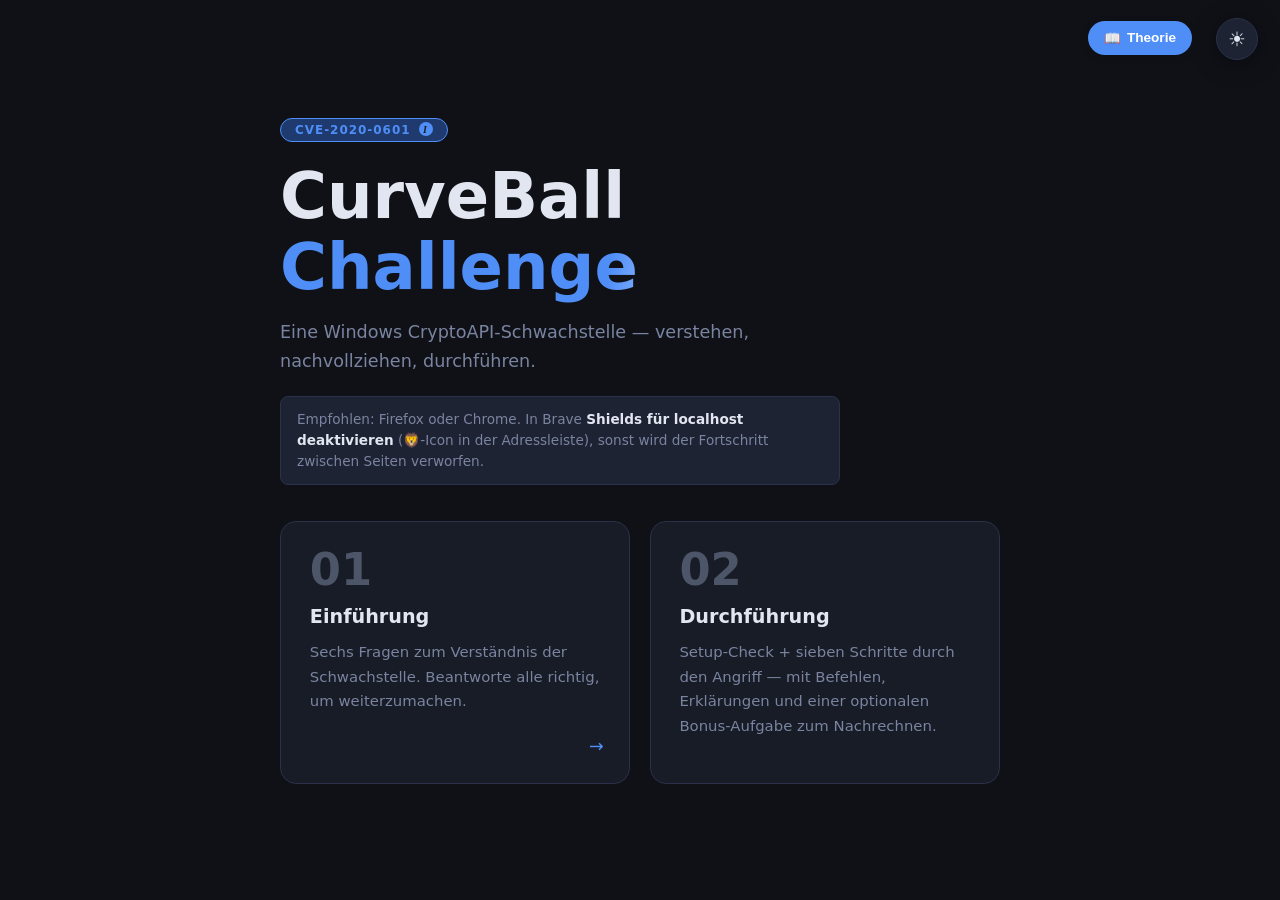
<file: index.html>
<!DOCTYPE html>
<html lang="de">
<head>
<script>
// Progress-Gate: inline definiert, damit die API SOFORT verfügbar ist —
// kein separater Fetch, kein Cache-Umweg, kein Timing-Issue.
// State liegt in localStorage. Reset: F12-Konsole → Progress.reset()
// oder localStorage.clear().
(function () {
  var KEY = 'curveball:progress';
  function read() {
    try { return JSON.parse(localStorage.getItem(KEY) || '{}'); }
    catch (e) { return {}; }
  }
  function write(o) { localStorage.setItem(KEY, JSON.stringify(o)); }
  window.Progress = {
    isDone: function (p) { return read()[p] === true; },
    markDone: function (p) { var s = read(); s[p] = true; write(s); },
    reset: function () { localStorage.removeItem(KEY); },
    debug: function () {
      return { progress: localStorage.getItem(KEY), parsed: read() };
    }
  };
})();
</script>
  <meta charset="UTF-8">
  <meta name="viewport" content="width=device-width, initial-scale=1.0">
  <title>CurveBall Challenge – CVE-2020-0601</title>
  <link rel="stylesheet" href="/static/style.css">
</head>
<body>
  <div class="theme-toggle" onclick="toggleTheme()" title="Dark/Light Mode">
    <span id="theme-icon">☀️</span>
  </div>

  <main class="landing">
    <div class="hero">
      <button type="button" class="badge badge-clickable" onclick="openCveInfo()" aria-haspopup="dialog">CVE-2020-0601</button>
      <h1>CurveBall<br><span class="accent">Challenge</span></h1>
      <p class="subtitle">
        Eine Windows CryptoAPI-Schwachstelle — verstehen, nachvollziehen, durchführen.
      </p>
      <p class="browser-hint" role="note">
        Empfohlen: Firefox oder Chrome. In Brave <strong>Shields für localhost deaktivieren</strong>
        (🦁-Icon in der Adressleiste), sonst wird der Fortschritt zwischen Seiten
        verworfen.
      </p>
      <div class="card-grid" id="cardGrid">
        <a href="/part1.html" class="card" data-card="part1">
          <div class="card-number">01</div>
          <span class="card-check" aria-label="Abgeschlossen" title="Abgeschlossen">
            <svg viewBox="0 0 24 24" width="18" height="18" aria-hidden="true">
              <path d="M5 12l4 4L19 6" fill="none" stroke="currentColor" stroke-width="3" stroke-linecap="round" stroke-linejoin="round"/>
            </svg>
          </span>
          <h2>Einführung</h2>
          <p>Sechs Fragen zum Verständnis der Schwachstelle. Beantworte alle richtig, um weiterzumachen.</p>
          <span class="card-arrow">→</span>
        </a>
        <a href="/part2.html" class="card card-locked" data-card="part2" aria-disabled="true">
          <div class="card-number">02</div>
          <span class="card-check" aria-label="Abgeschlossen" title="Abgeschlossen">
            <svg viewBox="0 0 24 24" width="18" height="18" aria-hidden="true">
              <path d="M5 12l4 4L19 6" fill="none" stroke="currentColor" stroke-width="3" stroke-linecap="round" stroke-linejoin="round"/>
            </svg>
          </span>
          <span class="card-lock" aria-label="Gesperrt bis Teil 1 abgeschlossen ist" title="Schließe zuerst Teil 1 ab">
            <svg viewBox="0 0 24 24" width="48" height="48" aria-hidden="true">
              <path d="M7 10V7a5 5 0 0 1 10 0v3" fill="none" stroke="currentColor" stroke-width="2.2" stroke-linecap="round"/>
              <rect x="4.5" y="10" width="15" height="11" rx="2" fill="none" stroke="currentColor" stroke-width="2.2"/>
              <circle cx="12" cy="15.5" r="1.4" fill="currentColor"/>
            </svg>
          </span>
          <h2>Durchführung</h2>
          <p>Setup-Check + sieben Schritte durch den Angriff — mit Befehlen, Erklärungen und einer optionalen Bonus-Aufgabe zum Nachrechnen.</p>
          <span class="card-arrow">→</span>
        </a>
      </div>

      <div class="progress-footer" id="progressFooter" hidden>
        <span class="progress-status" id="progressStatus"></span>
        <button type="button" class="reset-link" id="resetBtn" onclick="resetProgress()">
          Fortschritt zurücksetzen
        </button>
      </div>
    </div>
  </main>

  <!-- CVE Info-Overlay -->
  <div id="cve-modal" class="cve-modal-backdrop" onclick="closeCveInfo(event)" hidden>
    <div class="cve-modal" role="dialog" aria-modal="true" aria-labelledby="cve-modal-title" onclick="event.stopPropagation()">
      <button class="cve-modal-close" onclick="closeCveInfo()" aria-label="Schließen">×</button>
      <div class="cve-modal-header">
        <span class="cve-severity">CVSS 8.1 · Hoch</span>
        <h2 id="cve-modal-title">CVE-2020-0601</h2>
        <p class="cve-alias">Alias: <em>CurveBall</em> · auch: <em>ChainOfFools</em></p>
      </div>
      <div class="cve-modal-body">
        <dl class="cve-facts">
          <div><dt>Veröffentlicht</dt><dd>14. Januar 2020</dd></div>
          <div><dt>Entdeckt von</dt><dd>NSA · gemeldet an Microsoft</dd></div>
          <div><dt>Betroffen</dt><dd>Windows 10, Windows Server 2016 &amp; 2019 (crypt32.dll)</dd></div>
          <div><dt>Klasse</dt><dd>Fehlerhafte Signaturprüfung von ECC-Zertifikaten</dd></div>
          <div><dt>Patch</dt><dd>Microsoft Update KB4534273 (Januar-2020-Patchday)</dd></div>
        </dl>
        <p class="cve-summary">
          Die Windows CryptoAPI (<code>crypt32.dll</code>) prüft bei ECC-Zertifikaten nur den öffentlichen Punkt <em>Q</em>, nicht den Basispunkt <em>G</em>. Ein Angreifer kann ein Zertifikat mit verändertem <em>G'</em> erzeugen, dazu einen zweiten privaten Schlüssel berechnen — und Windows nimmt die daraus erzeugte Signatur als gültig an. Dadurch lassen sich beliebige Domains &amp; Codesignaturen fälschen.
        </p>
      </div>
    </div>
  </div>

  <script src="/static/file-guard.js"></script>
  <script src="/static/theme.js"></script>
  <script src="/static/theorie.js"></script>
  <script>
    // Progress-Gate: Teil 2 sperren bis Teil 1 abgeschlossen, Haken anzeigen.
    // Wird bei jedem Sichtbarwerden der Seite neu ausgewertet (inklusive
    // Back/Forward-Cache-Restores und Tab-Fokus-Wechsel), damit der Zustand
    // immer aktuell ist.
    (function () {
      const part1Card = document.querySelector('[data-card="part1"]');
      const part2Card = document.querySelector('[data-card="part2"]');

      const footer = document.getElementById('progressFooter');
      const statusEl = document.getElementById('progressStatus');

      function applyProgress() {
        const p1Done = Progress.isDone('part1');
        const p2Done = Progress.isDone('part2');

        part1Card.classList.toggle('card-done', p1Done);

        if (p1Done) {
          part2Card.classList.remove('card-locked');
          part2Card.removeAttribute('aria-disabled');
        } else {
          part2Card.classList.add('card-locked');
          part2Card.setAttribute('aria-disabled', 'true');
        }
        part2Card.classList.toggle('card-done', p2Done);

        // Reset-Footer nur zeigen, wenn irgendein Fortschritt gespeichert ist.
        const anyDone = p1Done || p2Done;
        footer.hidden = !anyDone;
        if (anyDone) {
          if (p1Done && p2Done) {
            statusEl.textContent = 'Beide Teile abgeschlossen •';
          } else if (p1Done) {
            statusEl.textContent = 'Teil 1 abgeschlossen •';
          } else if (p2Done) {
            statusEl.textContent = 'Teil 2 abgeschlossen •';
          }
        }
      }

      window.resetProgress = function () {
        if (!confirm('Fortschritt wirklich zurücksetzen? Beide Teile werden wieder auf Anfang gesetzt.')) return;
        Progress.reset();
        // Zusätzliche Legacy-Keys aus früheren Versionen aufräumen.
        try { localStorage.removeItem('curveball_part2_done'); } catch (e) {}
        applyProgress();
      };

      applyProgress();
      window.addEventListener('pageshow', applyProgress);
      document.addEventListener('visibilitychange', () => {
        if (document.visibilityState === 'visible') applyProgress();
      });

      // Klick auf gelockte Karte abfangen
      part2Card.addEventListener('click', (e) => {
        if (part2Card.classList.contains('card-locked')) {
          e.preventDefault();
          part2Card.classList.remove('shake');
          void part2Card.offsetWidth;
          part2Card.classList.add('shake');
        }
      });
    })();

    function openCveInfo() {
      document.getElementById('cve-modal').hidden = false;
      document.body.style.overflow = 'hidden';
    }
    function closeCveInfo(e) {
      if (e && e.target.closest('.cve-modal') && !e.target.classList.contains('cve-modal-backdrop')) return;
      document.getElementById('cve-modal').hidden = true;
      document.body.style.overflow = '';
    }
    document.addEventListener('keydown', (e) => {
      if (e.key === 'Escape' && !document.getElementById('cve-modal').hidden) closeCveInfo();
    });
  </script>
</body>
</html>
</file>
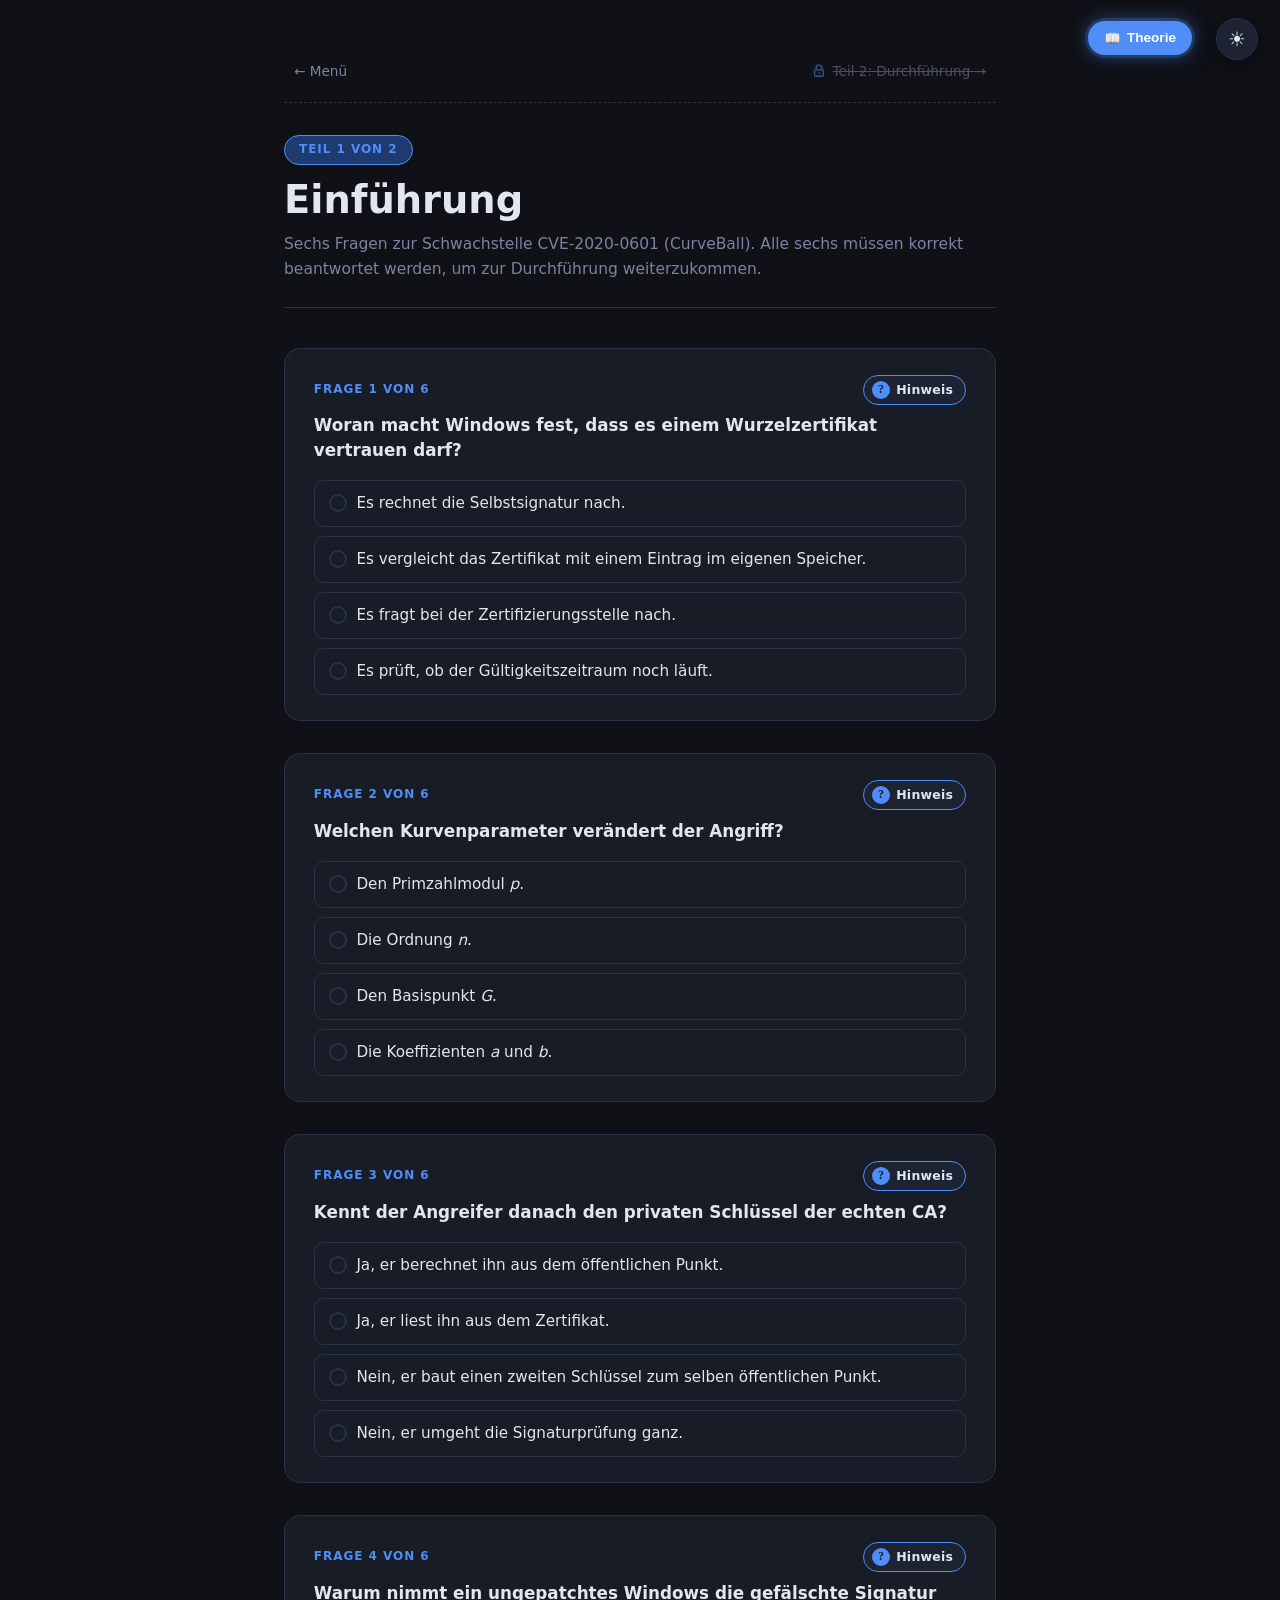
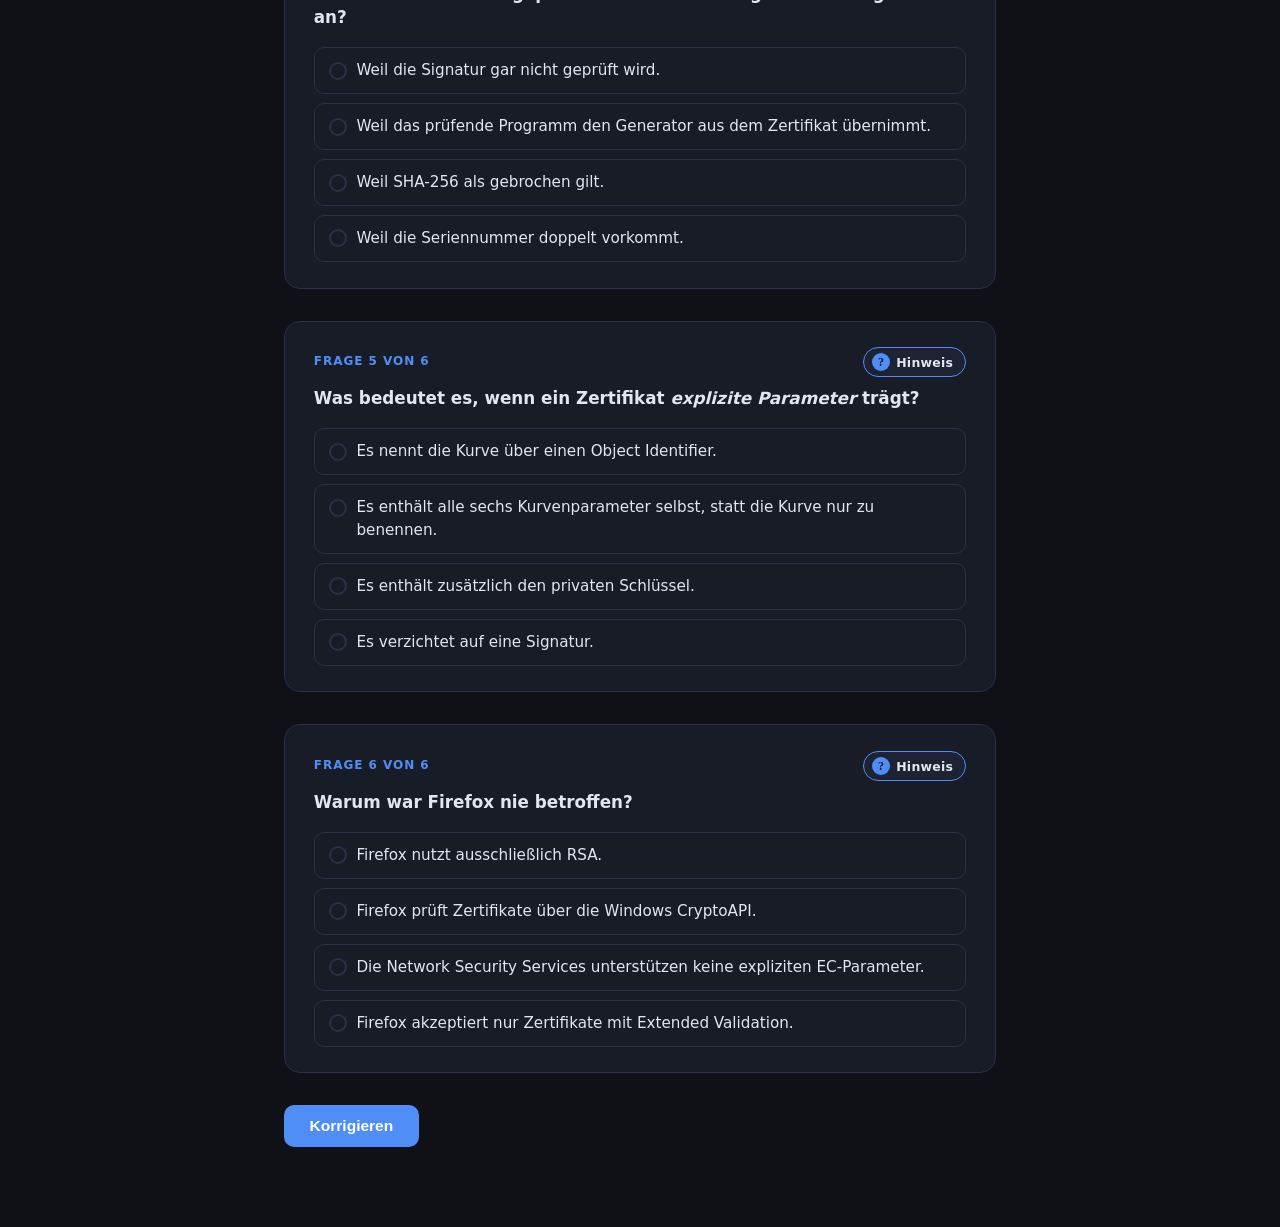
<file: part1.html>
<!DOCTYPE html>
<html lang="de" data-theme="dark">
<head>
<script>
// Progress-Gate: inline definiert (siehe index.html für Doku).
(function () {
  var KEY = 'curveball:progress';
  function read() {
    try { return JSON.parse(localStorage.getItem(KEY) || '{}'); }
    catch (e) { return {}; }
  }
  function write(o) { localStorage.setItem(KEY, JSON.stringify(o)); }
  window.Progress = {
    isDone: function (p) { return read()[p] === true; },
    markDone: function (p) { var s = read(); s[p] = true; write(s); },
    reset: function () { localStorage.removeItem(KEY); },
    debug: function () {
      return { progress: localStorage.getItem(KEY), parsed: read() };
    }
  };
})();
</script>
  <meta charset="UTF-8">
  <meta name="viewport" content="width=device-width, initial-scale=1.0">
  <title>Teil 1 – Einführung | CurveBall Challenge</title>
  <link rel="stylesheet" href="/static/style.css">
</head>
<body>
<canvas id="confetti-canvas"></canvas>

<div class="theme-toggle" onclick="toggleTheme()" title="Dark/Light Mode">
  <span id="theme-icon">☀️</span>
</div>

<div class="page">
  <nav class="top-nav">
    <a href="/index.html" class="nav-link">← Menü</a>
    <a href="/part2.html" class="nav-link nav-link-with-lock locked" id="topNavPart2" aria-disabled="true">
      <span class="nav-lock-icon" aria-hidden="true">
        <svg viewBox="0 0 24 24" width="14" height="14">
          <path d="M7 10V7a5 5 0 0 1 10 0v3" fill="none" stroke="currentColor" stroke-width="2.2" stroke-linecap="round"/>
          <rect x="4.5" y="10" width="15" height="11" rx="2" fill="none" stroke="currentColor" stroke-width="2.2"/>
          <circle cx="12" cy="15.5" r="1.4" fill="currentColor"/>
        </svg>
      </span>
      <span class="nav-link-label">Teil 2: Durchführung →</span>
    </a>
  </nav>

  <div class="page-header">
    <div class="badge">Teil 1 von 2</div>
    <h1>Einführung</h1>
    <p>Sechs Fragen zur Schwachstelle CVE-2020-0601 (CurveBall). Alle sechs müssen korrekt beantwortet werden, um zur Durchführung weiterzukommen.</p>
  </div>

  <form class="quiz-form" id="quizForm" onsubmit="return false;">

    <!-- Frage 1 -->
    <div class="question-block" id="q1">
      <div class="q-face q-face-front">
        <div class="question-header">
          <div class="question-number">Frage 1 von 6</div>
          <button type="button" class="hint-btn" onclick="flipHint('q1')" aria-label="Hinweis zeigen">
            <span class="hint-icon">?</span> Hinweis
          </button>
        </div>
        <div class="question-text">Woran macht Windows fest, dass es einem Wurzelzertifikat vertrauen darf?</div>
        <div class="options">
          <label class="option-label"><input type="radio" name="q1" value="a"><span class="radio-dot"></span>Es rechnet die Selbstsignatur nach.</label>
          <label class="option-label"><input type="radio" name="q1" value="b"><span class="radio-dot"></span>Es vergleicht das Zertifikat mit einem Eintrag im eigenen Speicher.</label>
          <label class="option-label"><input type="radio" name="q1" value="c"><span class="radio-dot"></span>Es fragt bei der Zertifizierungsstelle nach.</label>
          <label class="option-label"><input type="radio" name="q1" value="d"><span class="radio-dot"></span>Es prüft, ob der Gültigkeitszeitraum noch läuft.</label>
        </div>
      </div>
      <div class="q-face q-face-back">
        <div class="hint-header">
          <span class="hint-badge">Hinweis • Frage 1</span>
          <button type="button" class="hint-close" onclick="flipHint('q1')" aria-label="Hinweis schließen">×</button>
        </div>
        <div class="hint-body">
          Ein Wurzelzertifikat signiert sich selbst. Rechnerisch geht das auf — bei jedem selbstgebastelten Zertifikat übrigens auch.
        </div>
      </div>
    </div>

    <!-- Frage 2 -->
    <div class="question-block" id="q2">
      <div class="q-face q-face-front">
        <div class="question-header">
          <div class="question-number">Frage 2 von 6</div>
          <button type="button" class="hint-btn" onclick="flipHint('q2')" aria-label="Hinweis zeigen">
            <span class="hint-icon">?</span> Hinweis
          </button>
        </div>
        <div class="question-text">Welchen Kurvenparameter verändert der Angriff?</div>
        <div class="options">
          <label class="option-label"><input type="radio" name="q2" value="a"><span class="radio-dot"></span>Den Primzahlmodul <em>p</em>.</label>
          <label class="option-label"><input type="radio" name="q2" value="b"><span class="radio-dot"></span>Die Ordnung <em>n</em>.</label>
          <label class="option-label"><input type="radio" name="q2" value="c"><span class="radio-dot"></span>Den Basispunkt <em>G</em>.</label>
          <label class="option-label"><input type="radio" name="q2" value="d"><span class="radio-dot"></span>Die Koeffizienten <em>a</em> und <em>b</em>.</label>
        </div>
      </div>
      <div class="q-face q-face-back">
        <div class="hint-header">
          <span class="hint-badge">Hinweis • Frage 2</span>
          <button type="button" class="hint-close" onclick="flipHint('q2')" aria-label="Hinweis schließen">×</button>
        </div>
        <div class="hint-body">
          <em>Q</em> bleibt unverändert, sonst erkennt Windows das Zertifikat nicht wieder. Alles, was die Kurve selbst beschreibt, muss deshalb ebenfalls bleiben.
        </div>
      </div>
    </div>

    <!-- Frage 3 -->
    <div class="question-block" id="q3">
      <div class="q-face q-face-front">
        <div class="question-header">
          <div class="question-number">Frage 3 von 6</div>
          <button type="button" class="hint-btn" onclick="flipHint('q3')" aria-label="Hinweis zeigen">
            <span class="hint-icon">?</span> Hinweis
          </button>
        </div>
        <div class="question-text">Kennt der Angreifer danach den privaten Schlüssel der echten CA?</div>
        <div class="options">
          <label class="option-label"><input type="radio" name="q3" value="a"><span class="radio-dot"></span>Ja, er berechnet ihn aus dem öffentlichen Punkt.</label>
          <label class="option-label"><input type="radio" name="q3" value="b"><span class="radio-dot"></span>Ja, er liest ihn aus dem Zertifikat.</label>
          <label class="option-label"><input type="radio" name="q3" value="c"><span class="radio-dot"></span>Nein, er baut einen zweiten Schlüssel zum selben öffentlichen Punkt.</label>
          <label class="option-label"><input type="radio" name="q3" value="d"><span class="radio-dot"></span>Nein, er umgeht die Signaturprüfung ganz.</label>
        </div>
      </div>
      <div class="q-face q-face-back">
        <div class="hint-header">
          <span class="hint-badge">Hinweis • Frage 3</span>
          <button type="button" class="hint-close" onclick="flipHint('q3')" aria-label="Hinweis schließen">×</button>
        </div>
        <div class="hint-body">
          Aus <em>Q</em> das <em>d</em> zu berechnen wäre der diskrete Logarithmus. Den versucht niemand ernsthaft.
        </div>
      </div>
    </div>

    <!-- Frage 4 -->
    <div class="question-block" id="q4">
      <div class="q-face q-face-front">
        <div class="question-header">
          <div class="question-number">Frage 4 von 6</div>
          <button type="button" class="hint-btn" onclick="flipHint('q4')" aria-label="Hinweis zeigen">
            <span class="hint-icon">?</span> Hinweis
          </button>
        </div>
        <div class="question-text">Warum nimmt ein ungepatchtes Windows die gefälschte Signatur an?</div>
        <div class="options">
          <label class="option-label"><input type="radio" name="q4" value="a"><span class="radio-dot"></span>Weil die Signatur gar nicht geprüft wird.</label>
          <label class="option-label"><input type="radio" name="q4" value="b"><span class="radio-dot"></span>Weil das prüfende Programm den Generator aus dem Zertifikat übernimmt.</label>
          <label class="option-label"><input type="radio" name="q4" value="c"><span class="radio-dot"></span>Weil SHA-256 als gebrochen gilt.</label>
          <label class="option-label"><input type="radio" name="q4" value="d"><span class="radio-dot"></span>Weil die Seriennummer doppelt vorkommt.</label>
        </div>
      </div>
      <div class="q-face q-face-back">
        <div class="hint-header">
          <span class="hint-badge">Hinweis • Frage 4</span>
          <button type="button" class="hint-close" onclick="flipHint('q4')" aria-label="Hinweis schließen">×</button>
        </div>
        <div class="hint-body">
          Beim Verifizieren braucht das Programm die Kurvenparameter. Es kann sie aus seiner eigenen Implementierung nehmen oder aus dem Zertifikat lesen.
        </div>
      </div>
    </div>

    <!-- Frage 5 -->
    <div class="question-block" id="q5">
      <div class="q-face q-face-front">
        <div class="question-header">
          <div class="question-number">Frage 5 von 6</div>
          <button type="button" class="hint-btn" onclick="flipHint('q5')" aria-label="Hinweis zeigen">
            <span class="hint-icon">?</span> Hinweis
          </button>
        </div>
        <div class="question-text">Was bedeutet es, wenn ein Zertifikat <em>explizite Parameter</em> trägt?</div>
        <div class="options">
          <label class="option-label"><input type="radio" name="q5" value="a"><span class="radio-dot"></span>Es nennt die Kurve über einen Object Identifier.</label>
          <label class="option-label"><input type="radio" name="q5" value="b"><span class="radio-dot"></span>Es enthält alle sechs Kurvenparameter selbst, statt die Kurve nur zu benennen.</label>
          <label class="option-label"><input type="radio" name="q5" value="c"><span class="radio-dot"></span>Es enthält zusätzlich den privaten Schlüssel.</label>
          <label class="option-label"><input type="radio" name="q5" value="d"><span class="radio-dot"></span>Es verzichtet auf eine Signatur.</label>
        </div>
      </div>
      <div class="q-face q-face-back">
        <div class="hint-header">
          <span class="hint-badge">Hinweis • Frage 5</span>
          <button type="button" class="hint-close" onclick="flipHint('q5')" aria-label="Hinweis schließen">×</button>
        </div>
        <div class="hint-body">
          Explizit heißt ausgeschrieben.
        </div>
      </div>
    </div>

    <!-- Frage 6 -->
    <div class="question-block" id="q6">
      <div class="q-face q-face-front">
        <div class="question-header">
          <div class="question-number">Frage 6 von 6</div>
          <button type="button" class="hint-btn" onclick="flipHint('q6')" aria-label="Hinweis zeigen">
            <span class="hint-icon">?</span> Hinweis
          </button>
        </div>
        <div class="question-text">Warum war Firefox nie betroffen?</div>
        <div class="options">
          <label class="option-label"><input type="radio" name="q6" value="a"><span class="radio-dot"></span>Firefox nutzt ausschließlich RSA.</label>
          <label class="option-label"><input type="radio" name="q6" value="b"><span class="radio-dot"></span>Firefox prüft Zertifikate über die Windows CryptoAPI.</label>
          <label class="option-label"><input type="radio" name="q6" value="c"><span class="radio-dot"></span>Die Network Security Services unterstützen keine expliziten EC-Parameter.</label>
          <label class="option-label"><input type="radio" name="q6" value="d"><span class="radio-dot"></span>Firefox akzeptiert nur Zertifikate mit Extended Validation.</label>
        </div>
      </div>
      <div class="q-face q-face-back">
        <div class="hint-header">
          <span class="hint-badge">Hinweis • Frage 6</span>
          <button type="button" class="hint-close" onclick="flipHint('q6')" aria-label="Hinweis schließen">×</button>
        </div>
        <div class="hint-body">
          Firefox bringt seine eigene Krypto-Bibliothek mit und fragt Windows gar nicht erst.
        </div>
      </div>
    </div>

    <!-- Score + Buttons -->
    <div class="score-bar" id="scoreBar" style="display:none;">
      <div>
        <div class="score-text" id="scoreText">—</div>
        <div class="score-detail" id="scoreDetail"></div>
      </div>
      <div class="score-number" id="scoreNumber">—</div>
    </div>

    <div class="action-row">
      <button class="btn btn-primary" type="button" onclick="checkAnswers()">Korrigieren</button>
      <a href="/part2.html" class="btn btn-secondary hidden" id="nextBtn">Weiter zu Teil 2 →</a>
    </div>

  </form>
</div>

<script src="/static/file-guard.js"></script>
<script src="/static/theme.js"></script>
<script src="/static/theorie.js"></script>
<script>
  function flipHint(qid) {
    const block = document.getElementById(qid);
    if (block) block.classList.toggle('flipped');
  }

  // Progress-Gate: Direktlink oben ggf. schon freischalten (Teil 1 zuvor abgeschlossen)
  (function initTopNav() {
    const link = document.getElementById('topNavPart2');
    if (!link) return;
    if (window.Progress && window.Progress.isDone('part1')) {
      link.classList.remove('locked');
      link.removeAttribute('aria-disabled');
    }
    link.addEventListener('click', (e) => {
      if (link.classList.contains('locked')) {
        e.preventDefault();
        link.classList.remove('shake');
        void link.offsetWidth;
        link.classList.add('shake');
      }
    });
  })();

  // Theorie-FAB: Wave-Glow, bis er einmal geklickt wurde (pro Server-Sitzung)
  // theorie.js fügt den Button dynamisch ein — wir warten kurz.
  (function initTheorieGlow() {
    const KEY = 'curveball:theorie-clicked';
    if (sessionStorage.getItem(KEY) === '1') return;
    const attach = () => {
      const btn = document.getElementById('theorie-fab');
      if (!btn) return false;
      btn.classList.add('wave-glow-btn');
      btn.addEventListener('click', () => {
        sessionStorage.setItem(KEY, '1');
        btn.classList.remove('wave-glow-btn');
      }, { once: true });
      return true;
    };
    if (attach()) return;
    // Retry per animation frames (bis theorie.js seinen Button erzeugt hat)
    let tries = 0;
    const iv = setInterval(() => {
      if (attach() || ++tries > 30) clearInterval(iv);
    }, 100);
  })();
</script>
<script src="/static/quiz.js"></script>
</body>
</html>
</file>
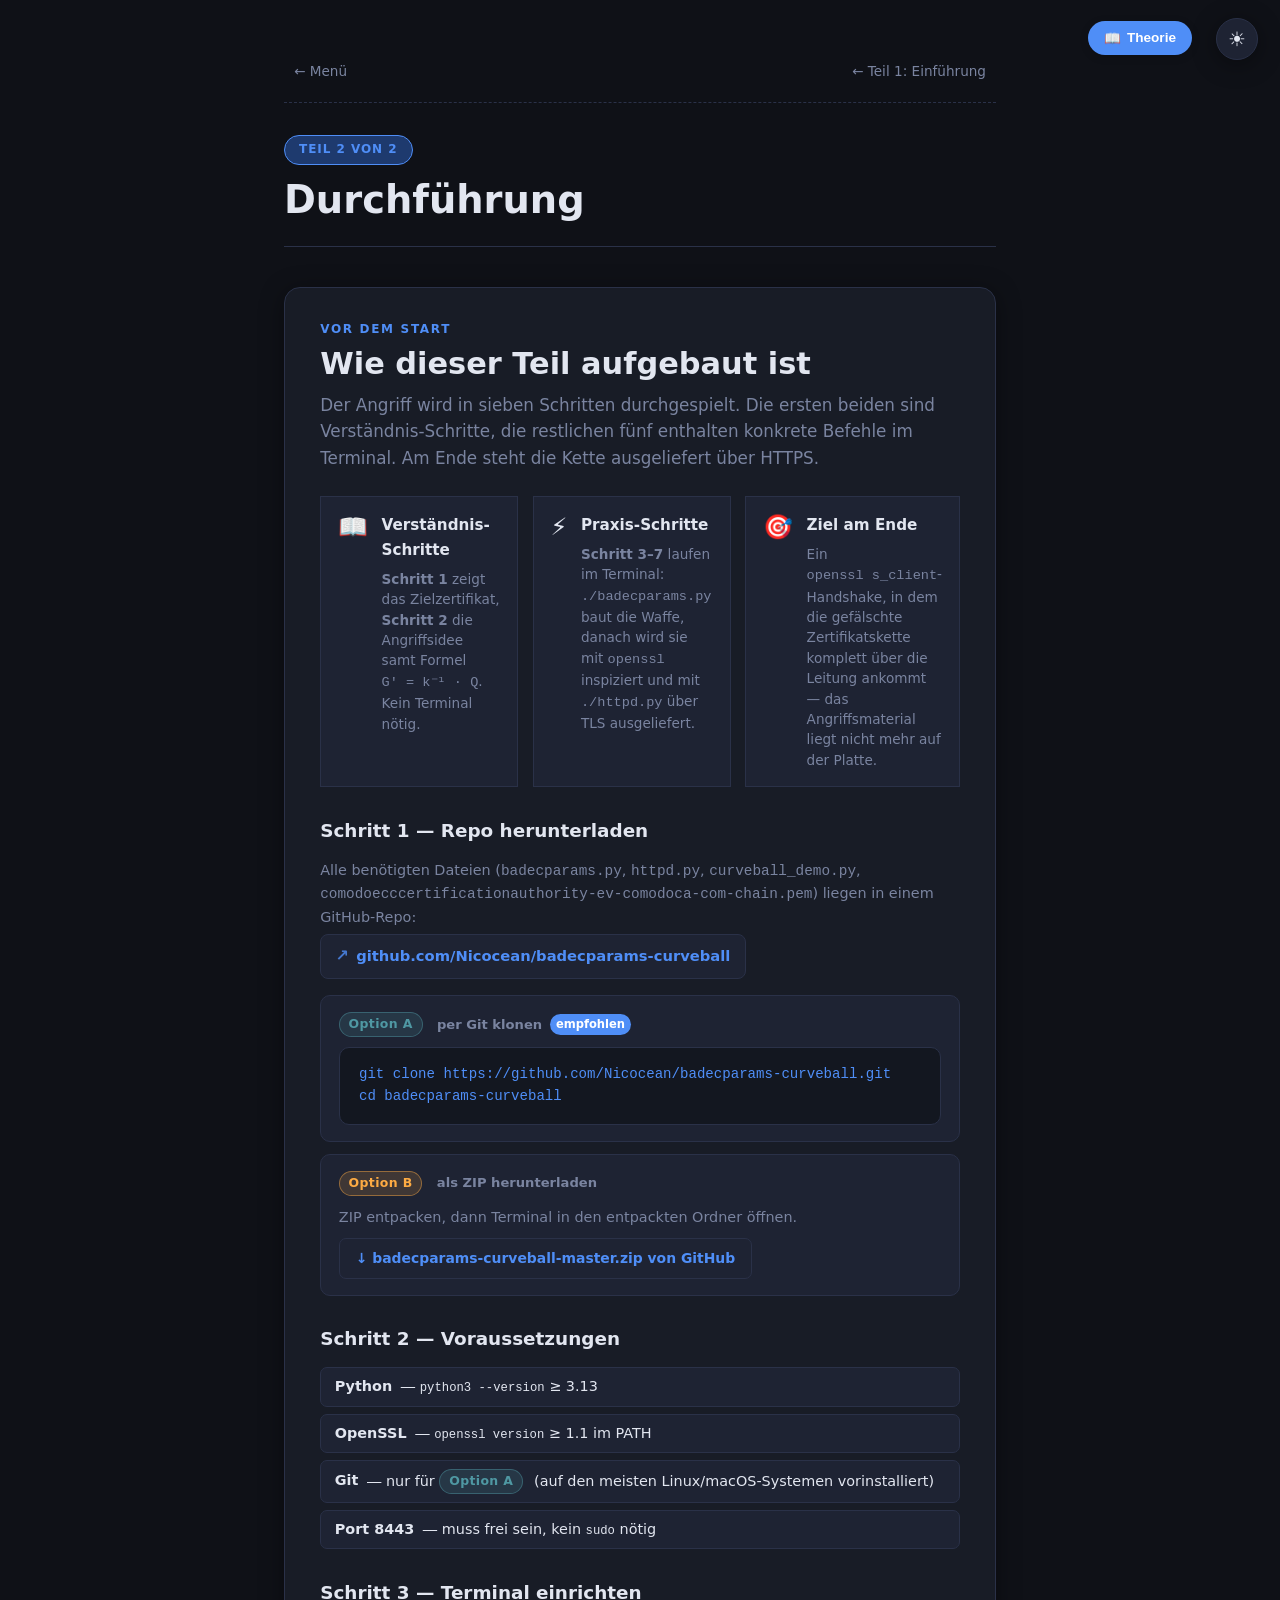
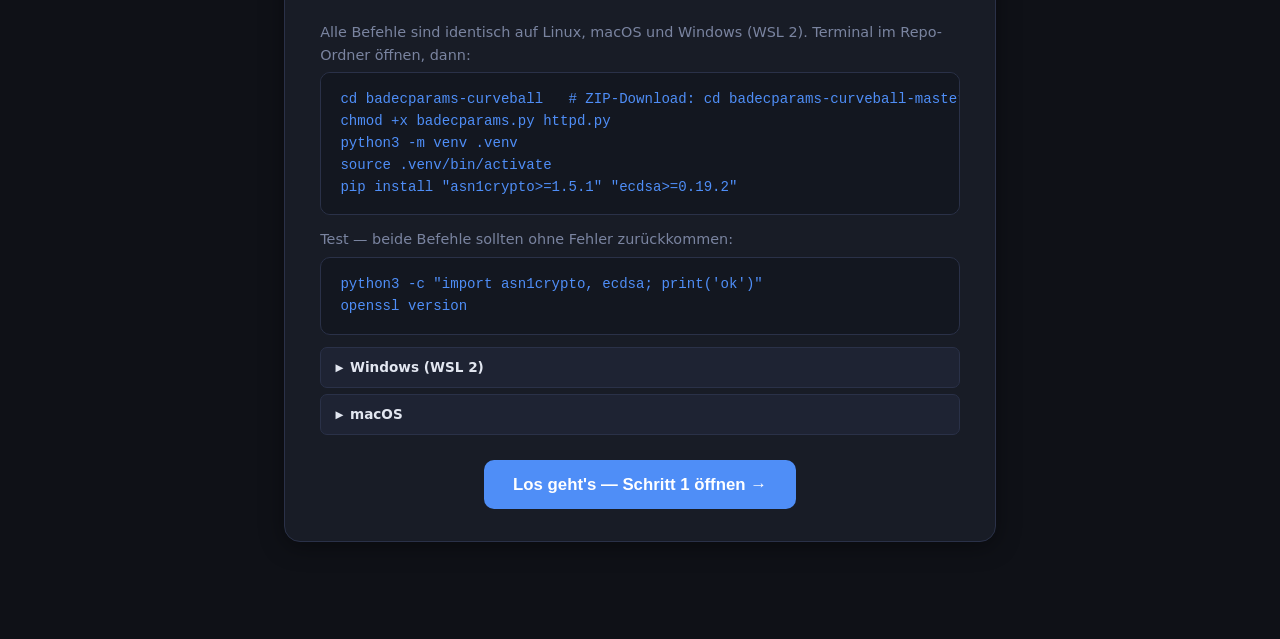
<file: part2.html>
<!DOCTYPE html>
<html lang="de" data-theme="dark">
<head>
<script>
// Progress-Gate: inline definiert (siehe index.html für Doku).
(function () {
  var KEY = 'curveball:progress';
  function read() {
    try { return JSON.parse(localStorage.getItem(KEY) || '{}'); }
    catch (e) { return {}; }
  }
  function write(o) { localStorage.setItem(KEY, JSON.stringify(o)); }
  window.Progress = {
    isDone: function (p) { return read()[p] === true; },
    markDone: function (p) { var s = read(); s[p] = true; write(s); },
    reset: function () { localStorage.removeItem(KEY); },
    debug: function () {
      return { progress: localStorage.getItem(KEY), parsed: read() };
    }
  };
})();
</script>
  <meta charset="UTF-8">
  <meta name="viewport" content="width=device-width, initial-scale=1.0">
  <title>Teil 2 – Durchführung | CurveBall Challenge</title>
  <link rel="stylesheet" href="/static/style.css">
</head>
<body>
<canvas id="confetti-canvas"></canvas>

<div class="theme-toggle" onclick="toggleTheme()" title="Dark/Light Mode">
  <span id="theme-icon">☀️</span>
</div>

<div class="page">
  <nav class="top-nav">
    <a href="/index.html" class="nav-link">← Menü</a>
    <a href="/part1.html" class="nav-link">← Teil 1: Einführung</a>
  </nav>

  <div class="page-header">
    <div class="badge">Teil 2 von 2</div>
    <h1>Durchführung</h1>
  </div>

  <!-- ═════════════════════════════════════════════════════════════════════════
       SETUP-LANDING (vor dem Stepper) — erklärt Struktur + Voraussetzungen
       ═════════════════════════════════════════════════════════════════════════ -->
  <section class="setup-card" id="setupCard">
    <div class="setup-eyebrow">Vor dem Start</div>
    <h2 class="setup-title">Wie dieser Teil aufgebaut ist</h2>
    <p class="setup-lead">
      Der Angriff wird in sieben Schritten durchgespielt. Die ersten beiden sind Verständnis-Schritte,
      die restlichen fünf enthalten konkrete Befehle im Terminal. Am Ende steht die Kette ausgeliefert
      über HTTPS.
    </p>

    <div class="setup-blocks">
      <div class="setup-block">
        <div class="setup-block-icon">📖</div>
        <div class="setup-block-body">
          <h3>Verständnis-Schritte</h3>
          <p><strong>Schritt 1</strong> zeigt das Zielzertifikat, <strong>Schritt 2</strong> die Angriffsidee samt Formel <code>G' = k⁻¹ · Q</code>. Kein Terminal nötig.</p>
        </div>
      </div>
      <div class="setup-block">
        <div class="setup-block-icon">⚡</div>
        <div class="setup-block-body">
          <h3>Praxis-Schritte</h3>
          <p><strong>Schritt 3–7</strong> laufen im Terminal: <code>./badecparams.py</code> baut die Waffe, danach wird sie mit <code>openssl</code> inspiziert und mit <code>./httpd.py</code> über TLS ausgeliefert.</p>
        </div>
      </div>
      <div class="setup-block">
        <div class="setup-block-icon">🎯</div>
        <div class="setup-block-body">
          <h3>Ziel am Ende</h3>
          <p>Ein <code>openssl s_client</code>-Handshake, in dem die gefälschte Zertifikatskette komplett über die Leitung ankommt — das Angriffsmaterial liegt nicht mehr auf der Platte.</p>
        </div>
      </div>
    </div>

    <!-- Repo-Download -->
    <h3 class="setup-subtitle">Schritt 1 — Repo herunterladen</h3>
    <p class="setup-req-help">
      Alle benötigten Dateien (<code>badecparams.py</code>, <code>httpd.py</code>, <code>curveball_demo.py</code>,
      <code>comodoecccertificationauthority-ev-comodoca-com-chain.pem</code>) liegen in einem GitHub-Repo:
    </p>
    <p class="repo-link-line">
      <a class="repo-link" href="https://github.com/Nicocean/badecparams-curveball" target="_blank" rel="noopener">
        <span class="repo-link-icon">↗</span>
        github.com/Nicocean/badecparams-curveball
      </a>
    </p>
    <div class="repo-options">
      <div class="repo-option">
        <div class="repo-option-label"><span class="opt-tag opt-tag-a">Option A</span>per Git klonen <span class="repo-badge">empfohlen</span></div>
        <div class="code-block">git clone https://github.com/Nicocean/badecparams-curveball.git
cd badecparams-curveball</div>
      </div>
      <div class="repo-option">
        <div class="repo-option-label"><span class="opt-tag opt-tag-b">Option B</span>als ZIP herunterladen</div>
        <p class="setup-req-help" style="margin:.3rem 0 .6rem">ZIP entpacken, dann Terminal in den entpackten Ordner öffnen.</p>
        <a class="repo-zip-btn" href="https://github.com/Nicocean/badecparams-curveball/archive/refs/heads/master.zip" target="_blank" rel="noopener">
          ↓ badecparams-curveball-master.zip von GitHub
        </a>
      </div>
    </div>

    <h3 class="setup-subtitle">Schritt 2 — Voraussetzungen</h3>
    <ul class="setup-req-list">
      <li><strong>Python</strong> ― <code>python3 --version</code> ≥ 3.13</li>
      <li><strong>OpenSSL</strong> ― <code>openssl version</code> ≥ 1.1 im PATH</li>
      <li><strong>Git</strong> ― nur für <span class="opt-tag opt-tag-a">Option A</span> (auf den meisten Linux/macOS-Systemen vorinstalliert)</li>
      <li><strong>Port 8443</strong> ― muss frei sein, kein <code>sudo</code> nötig</li>
    </ul>

    <h3 class="setup-subtitle">Schritt 3 — Terminal einrichten</h3>
    <p class="setup-req-help">Alle Befehle sind identisch auf Linux, macOS und Windows (WSL 2). Terminal im Repo-Ordner öffnen, dann:</p>
    <div class="code-block">cd badecparams-curveball   # ZIP-Download: cd badecparams-curveball-master
chmod +x badecparams.py httpd.py
python3 -m venv .venv
source .venv/bin/activate
pip install "asn1crypto&gt;=1.5.1" "ecdsa&gt;=0.19.2"</div>
    <p class="setup-req-help">Test — beide Befehle sollten ohne Fehler zurückkommen:</p>
    <div class="code-block">python3 -c "import asn1crypto, ecdsa; print('ok')"
openssl version</div>
    <div class="setup-os-hints">
      <details class="setup-os-detail">
        <summary>Windows (WSL 2)</summary>
        WSL 2 mit Ubuntu oder Kali muss installiert sein. Start: PowerShell → <code>wsl</code>. Repo am besten direkt im WSL-Home klonen (<code>cd ~</code>), nicht unter <code>/mnt/c/</code> — Dateisystem-Performance ist dort deutlich schlechter.
      </details>
      <details class="setup-os-detail">
        <summary>macOS</summary>
        Falls <code>openssl version</code> die Apple-LibreSSL-Variante zeigt: <code>brew install openssl</code>, dann <code>export PATH="/opt/homebrew/opt/openssl/bin:$PATH"</code>.
      </details>
    </div>

    <div class="setup-actions">
      <button type="button" class="btn btn-primary btn-large" onclick="startSteps()">
        Los geht's — Schritt 1 öffnen →
      </button>
    </div>
  </section>

  <!-- ═════════════════════════════════════════════════════════════════════════
       STEPPER + SCHRITTE (initial versteckt, aufgedeckt durch startSteps())
       ═════════════════════════════════════════════════════════════════════════ -->
  <div class="steps-wrapper" id="stepsWrapper" hidden>

    <div class="stepper" id="stepper" role="progressbar" aria-valuemin="1" aria-valuemax="7" aria-valuenow="1">
      <div class="stepper-track">
        <div class="stepper-fill" id="stepperFill" style="--fill: 0%;"></div>
      </div>
      <div class="stepper-nodes stepper-nodes-7">
        <div class="stepper-node active" data-step="1"><span class="stepper-num">1</span><span class="stepper-label">Zertifikat</span></div>
        <div class="stepper-node"        data-step="2"><span class="stepper-num">2</span><span class="stepper-label">Idee</span></div>
        <div class="stepper-node"        data-step="3"><span class="stepper-num">3</span><span class="stepper-label">Angriff</span></div>
        <div class="stepper-node"        data-step="4"><span class="stepper-num">4</span><span class="stepper-label">Fake-CA</span></div>
        <div class="stepper-node"        data-step="5"><span class="stepper-num">5</span><span class="stepper-label">Code-Sign</span></div>
        <div class="stepper-node"        data-step="6"><span class="stepper-num">6</span><span class="stepper-label">EV-Cert</span></div>
        <div class="stepper-node"        data-step="7"><span class="stepper-num">7</span><span class="stepper-label">Leitung</span></div>
      </div>
    </div>

    <div class="steps-container">

    <!-- ═══════════════════════════════════════════════════════════════════════
         Schritt 1 · Das Zielzertifikat
         ═══════════════════════════════════════════════════════════════════════ -->
    <section class="step-card" data-step="1">
      <header class="step-header">
        <div>
          <div class="step-eyebrow">Schritt 1 von 7 · Verständnis</div>
          <h2>Das Zielzertifikat</h2>
        </div>
        <button type="button" class="hint-btn" onclick="toggleHint(1)" aria-label="Hinweis zeigen">
          <span class="hint-icon">?</span> Hinweis
        </button>
      </header>

      <div class="step-hint" id="hint-1" hidden>
        Schau die Zeile <strong>direkt unter <code>Public Key Algorithm</code></strong> im Auszug an.
        Steht dort nur eine Kennnummer wie <code>prime256v1</code>, ist das eine <em>benannte Kurve</em>:
        die Domain-Parameter (<code>p, a, b, G, n, h</code>) stehen nicht im Zertifikat, sondern werden
        aus einer Tabelle nachgeschlagen. Stünde stattdessen ein Block mit allen sechs Werten
        ausgeschrieben, wären die Parameter <em>explizit</em>. → Genau dieser Unterschied ist die
        Angriffs-Lücke.
      </div>

      <p>
        Bevor wir angreifen, schauen wir uns das <strong>Ziel</strong> an: das echte Zwischenzertifikat
        der <em>COMODO ECC Extended Validation Secure Server CA</em>. Es gehört zum vertrauten
        Wurzelspeicher — und genau diese CA-Rolle wird der Angriff später vortäuschen.
      </p>
      <p class="step-note">
        <strong>Nichts ausführen —</strong> unten steht der relevante Auszug aus
        <code>openssl x509 -in comodo-intermediate.crt -text -noout</code>, den wir dir vorbereitet haben.
        Lies ihn und beantworte die Frage darunter.
      </p>
      <div class="code-block code-block-output">Public Key Algorithm: id-ecPublicKey
    ASN1 OID: prime256v1
    NIST CURVE: P-256
    pub:
        04:57:70:1a:3f:...          ← öffentlicher Punkt Q
X509v3 Basic Constraints: critical
    CA:TRUE                          ← darf weitere Zertifikate ausstellen</div>

      <div class="task-panel">
        <div class="task-label">Deine Aufgabe</div>
        <div class="task-question">Wie sind die Kurven-Parameter in diesem Zertifikat angegeben? Wähle die Aussage, die zum Auszug oben passt.</div>
        <div class="options" data-task="s1">
          <label class="option-label"><input type="radio" name="s1" value="a"><span class="radio-dot"></span>Explizit, mit allen sechs Werten.</label>
          <label class="option-label"><input type="radio" name="s1" value="b"><span class="radio-dot"></span>Über einen SHA-256-Fingerprint der Kurve.</label>
          <label class="option-label"><input type="radio" name="s1" value="c"><span class="radio-dot"></span>Als benannte Kurve, über eine Kennnummer.</label>
          <label class="option-label"><input type="radio" name="s1" value="d"><span class="radio-dot"></span>Gar nicht.</label>
        </div>
        <div class="task-feedback" id="fb-1"></div>
      </div>

      <div class="step-nav">
        <span class="attempts" id="att-1"></span>
        <button type="button" class="btn btn-ghost" id="solve-1" onclick="revealSolution(1)" hidden>Lösung zeigen</button>
        <button type="button" class="btn btn-primary" id="next-1" onclick="validateAndNext(1)">Prüfen</button>
      </div>
    </section>

    <!-- ═══════════════════════════════════════════════════════════════════════
         Schritt 2 · Die Idee  (+ optionaler Nachrechnen-Zusatz)
         ═══════════════════════════════════════════════════════════════════════ -->
    <section class="step-card" data-step="2" hidden>
      <header class="step-header">
        <div>
          <div class="step-eyebrow">Schritt 2 von 7 · Verständnis</div>
          <h2>Die Idee</h2>
        </div>
        <button type="button" class="hint-btn" onclick="toggleHint(2)" aria-label="Hinweis zeigen">
          <span class="hint-icon">?</span> Hinweis
        </button>
      </header>

      <div class="step-hint" id="hint-2" hidden>
        Lies den Code Zeile für Zeile: <code>inverse_mod</code> liefert <code>k⁻¹</code>,
        dann wird der Punkt <code>Q</code> aus den Koordinaten zusammengesetzt, und schließlich
        wird <code>Q</code> mit <code>k⁻¹</code> multipliziert. Genau die Reihenfolge der Formel.
      </div>

      <p>
        Kein Terminal — nur Verstehen. Der Angreifer kennt den privaten Schlüssel <em>d</em> der echten
        CA <strong>nicht</strong>. Der Trick: statt <em>d</em> zu bestimmen, wählt er einen eigenen
        Skalar <em>k</em> und baut sich einen manipulierten Generator <em>G'</em> passend dazu. Weil
        <code>k · G' = k · k⁻¹ · Q = Q</code>, funktioniert <em>k</em> als privater Schlüssel relativ zu
        <em>G'</em> — der öffentliche Punkt <em>Q</em> bleibt derselbe wie bei der echten CA. Ordne
        jede Zeile aus <code>get_exploit_generator()</code> ihrem Teil der Formel zu.
      </p>

      <div class="split-view">
        <div class="split-panel">
          <h4>Code (badecparams.py)</h4>
<div class="code-block" style="margin:0;">def get_exploit_generator(k, Qx, Qy, curve):
    k_inverse = inverse_mod(k, curve.order)
    Q = Point(curve.curve, Qx, Qy, curve.order)
    G = Q * k_inverse
    return (G.x(), G.y())</div>
        </div>
        <div class="split-panel">
          <h4>Formel</h4>
          <div class="formula">G' = k⁻¹ · Q</div>
          <p style="font-size:.85rem; color:var(--text-muted); margin:0;">
            <strong>d</strong> = privater Schlüssel der echten CA (unbekannt).<br>
            <strong>k</strong> = frei gewählter Skalar des Angreifers.<br>
            Weil <code>k · G' = k · k⁻¹ · Q = Q</code>, ist <code>k</code> ein gültiger
            privater Schlüssel relativ zum manipulierten Generator <code>G'</code> —
            <strong>ohne</strong> den echten Schlüssel <em>d</em> zu kennen.
          </p>
        </div>
      </div>

      <div class="task-panel">
        <div class="task-label">Deine Aufgabe · Zuordnung</div>
        <div class="task-question">Ordne jede Code-Zeile ihrem Formel-Anteil zu.</div>
        <div class="match-grid" data-task="s2">
          <div class="match-row">
            <code class="match-code">k_inverse = inverse_mod(k, curve.order)</code>
            <select class="match-select" data-key="a">
              <option value="">— wählen —</option>
              <option value="point">Baut Punkt Q</option>
              <option value="hash">Hasht mit SHA-256</option>
              <option value="inv">Berechnet k⁻¹</option>
              <option value="mul">Multipliziert k⁻¹ · Q</option>
              <option value="ret">Gibt Koordinaten zurück</option>
              <option value="add">Addiert zwei Punkte</option>
            </select>
          </div>
          <div class="match-row">
            <code class="match-code">Q = Point(curve.curve, Qx, Qy, curve.order)</code>
            <select class="match-select" data-key="b">
              <option value="">— wählen —</option>
              <option value="mul">Multipliziert k⁻¹ · Q</option>
              <option value="point">Baut Punkt Q</option>
              <option value="add">Addiert zwei Punkte</option>
              <option value="inv">Berechnet k⁻¹</option>
              <option value="hash">Hasht mit SHA-256</option>
              <option value="ret">Gibt Koordinaten zurück</option>
            </select>
          </div>
          <div class="match-row">
            <code class="match-code">G = Q * k_inverse</code>
            <select class="match-select" data-key="c">
              <option value="">— wählen —</option>
              <option value="add">Addiert zwei Punkte</option>
              <option value="ret">Gibt Koordinaten zurück</option>
              <option value="hash">Hasht mit SHA-256</option>
              <option value="inv">Berechnet k⁻¹</option>
              <option value="mul">Multipliziert k⁻¹ · Q</option>
              <option value="point">Baut Punkt Q</option>
            </select>
          </div>
          <div class="match-row">
            <code class="match-code">return (G.x(), G.y())</code>
            <select class="match-select" data-key="d">
              <option value="">— wählen —</option>
              <option value="hash">Hasht mit SHA-256</option>
              <option value="mul">Multipliziert k⁻¹ · Q</option>
              <option value="point">Baut Punkt Q</option>
              <option value="ret">Gibt Koordinaten zurück</option>
              <option value="add">Addiert zwei Punkte</option>
              <option value="inv">Berechnet k⁻¹</option>
            </select>
          </div>
        </div>
        <div class="task-feedback" id="fb-2"></div>
      </div>

      <!-- ══════ Optionaler Zusatz: An echten Zahlen nachrechnen ══════ -->
      <details class="optional-block">
        <summary>
          <span class="opt-star">⭐</span>
          <span class="opt-title">Optional: An echten Zahlen nachrechnen</span>
          <span class="opt-hint">Extra-Badge im Finale · zählt nicht für den Weiter-Button</span>
        </summary>
        <div class="optional-body">
          <p>
            Wer <em>G' = k⁻¹ · Q</em> nicht nur glauben, sondern auch nachrechnen will, kann das mit
            dem Demo-Skript unten machen. Es liest <em>Q</em> aus dem Zwischenzertifikat, wählt ein
            <em>k</em> (Argument <code>0</code> = zufällig), berechnet <em>G'</em> und verifiziert
            die Gleichung an konkreten Zahlen — einmal mit <em>G'</em>, einmal mit dem echten <em>G</em>.
          </p>

          <div class="setup-already-there">✅ <code>curveball_demo.py</code> und die Chain-Datei liegen bereits im Repo-Ordner aus Schritt 0 — <em>badecparams.py</em> muss dazu <strong>nicht</strong> vorher laufen.</div>
          <div class="code-block">python3 curveball_demo.py comodoecccertificationauthority-ev-comodoca-com-chain.pem 0</div>
          <div class="code-block">  ✓  gültig mit G'   ← Angriff würde funktionieren
  ✗  ungültig mit G  ← gepatchter Verifier würde ablehnen</div>
          <p style="font-size:.9rem; color:var(--text-muted);">
            Mit dem manipulierten Generator <em>G'</em> ist die Signatur mathematisch korrekt;
            mit dem echten Generator <em>G</em> schlägt sie fehl — genau das ist der Effekt des Patches.
          </p>

          <div class="task-panel task-panel-optional">
            <div class="task-label">Bonus-Aufgabe · Terminal-Output</div>
            <div class="task-question">
              Führe das Skript oben aus und schau in den Output. Das Skript verifiziert intern
              die Kernformel und druckt eine Zeile mit einem Häkchen — sie beginnt mit
              <code>✓ Prüfung k · G' = </code>. <strong>Welcher Punkt steht dort?</strong>
              (Ein einzelner Buchstabe.)
            </div>
            <div class="input-row">
              <input type="text" class="task-input" id="opt-input" placeholder="z. B. X" autocomplete="off" maxlength="3">
              <button type="button" class="btn btn-ghost btn-small" onclick="checkOptional()">Prüfen</button>
            </div>
            <div class="task-feedback" id="fb-opt"></div>
          </div>
        </div>
      </details>

      <div class="step-nav">
        <span class="attempts" id="att-2"></span>
        <button type="button" class="btn btn-ghost" id="solve-2" onclick="revealSolution(2)" hidden>Lösung zeigen</button>
        <button type="button" class="btn btn-primary" id="next-2" onclick="validateAndNext(2)">Prüfen</button>
      </div>
    </section>

    <!-- ═══════════════════════════════════════════════════════════════════════
         Schritt 3 · Der Angriff (ausführen)
         ═══════════════════════════════════════════════════════════════════════ -->
    <section class="step-card" data-step="3" hidden>
      <header class="step-header">
        <div>
          <div class="step-eyebrow">Schritt 3 von 7 · Praxis</div>
          <h2>Der Angriff</h2>
        </div>
        <button type="button" class="hint-btn" onclick="toggleHint(3)" aria-label="Hinweis zeigen">
          <span class="hint-icon">?</span> Hinweis
        </button>
      </header>

      <div class="step-hint" id="hint-3" hidden>
        Ohne <em>k</em> kannst du <em>G'</em> nicht berechnen. Ohne die Original-Kette kennst du <em>Q</em> nicht.
        Und ohne <em>G'</em> lässt sich das gefälschte Zwischenzertifikat nicht signieren. Am Ende brauchst
        du die Endzertifikate für den TLS-Handshake.
      </div>

      <p>
        Jetzt wird die Waffe gebaut. <code>badecparams.py</code> lädt die Original-Kette, extrahiert
        <em>Q</em> aus dem Zwischenzertifikat der COMODO ECC EV CA, wählt ein <em>k</em>, berechnet
        <em>G' = k⁻¹ · Q</em>, ersetzt die Domain-Parameter durch explizite Werte mit <em>G'</em> als
        Generator und signiert damit anschließend die drei Endzertifikate.
      </p>

      <div class="setup-already-there">
        ✅ <code>badecparams.py</code> und <code>comodoecccertificationauthority-ev-comodoca-com-chain.pem</code> liegen bereits im Repo-Ordner aus Schritt 0.
      </div>

      <div class="practice-box">
        <div class="practice-line"><strong>Vorbedingung:</strong> Beide Dateien oben liegen im Angriffsordner. Virtuelle Umgebung ist aktiv (<code>source .venv/bin/activate</code>).</div>
        <div class="practice-line"><strong>Aufruf:</strong> keine Argumente nötig — die Chain-Datei wird über einen festen Dateinamen aus dem Arbeitsverzeichnis geladen.</div>
      </div>
      <div class="code-block">./badecparams.py</div>
      <p>Nach ein paar Sekunden liegen <strong>acht neue Dateien</strong> im Ordner — aufgeteilt in drei Blöcke:</p>
      <div class="code-block">## Gefälschte Zertifizierungsstelle (Schritt 4)
intermediateCA.crt    # Original + gefälschtes Zwischenzertifikat (zwei PEM-Blöcke)
intermediateCA.key    # Angreifer-Schlüssel: k als privater Skalar zu G'

## Code-Signing-Paket (Schritt 5)
authenticode.crt      # Endzertifikat für Code-Signing
authenticode.key      # dazugehöriger Schlüssel
authenticode.spc      # signtool-Paket (PKCS#7-Zertifikatscontainer)
authenticode.pvk      # signtool-Privatschlüssel

## TLS-Endzertifikat (Schritt 6 &amp; 7)
localhost.crt         # Endzertifikat für TLS (nsa.gov, microsoft.com, PayPal-Subject)
localhost.key         # dazugehöriger Schlüssel</div>
      <p style="font-size:.9rem; color:var(--text-muted);">
        Sanity-Check: <code>ls -la intermediateCA.crt authenticode.spc localhost.crt</code> —
        alle drei müssen existieren und &gt; 0 Byte sein.
      </p>

      <div class="task-panel">
        <div class="task-label">Deine Aufgabe · Reihenfolge</div>
        <div class="task-question">Ziehe die vier Kern-Phasen des Angriffs in die richtige Reihenfolge — oben zuerst, unten zuletzt.</div>
        <div class="dnd-wrap">
          <div class="dnd-arrow-col" aria-hidden="true">
            <div class="dnd-arrow-label">Start</div>
            <div class="dnd-arrow-shaft"></div>
            <div class="dnd-arrow-head">▼</div>
            <div class="dnd-arrow-label">Ende</div>
          </div>
          <ul class="dnd-list" id="dnd-s3" data-task="s3">
            <li class="dnd-item" draggable="true" data-key="load">
              <span class="dnd-handle" aria-hidden="true">⋮⋮</span>
              <span class="dnd-num"></span>
              <span class="dnd-text">Original-Zertifikatskette laden &amp; <em>Q</em> extrahieren</span>
            </li>
            <li class="dnd-item" draggable="true" data-key="k">
              <span class="dnd-handle" aria-hidden="true">⋮⋮</span>
              <span class="dnd-num"></span>
              <span class="dnd-text">Angreifer-Skalar <em>k</em> wählen</span>
            </li>
            <li class="dnd-item" draggable="true" data-key="gprime">
              <span class="dnd-handle" aria-hidden="true">⋮⋮</span>
              <span class="dnd-num"></span>
              <span class="dnd-text"><em>G' = k⁻¹ · Q</em> berechnen</span>
            </li>
            <li class="dnd-item" draggable="true" data-key="sign">
              <span class="dnd-handle" aria-hidden="true">⋮⋮</span>
              <span class="dnd-num"></span>
              <span class="dnd-text">Gefälschtes Zwischenzertifikat + Endzertifikate signieren</span>
            </li>
          </ul>
        </div>
        <div class="task-feedback" id="fb-3"></div>
      </div>

      <div class="step-nav">
        <span class="attempts" id="att-3"></span>
        <button type="button" class="btn btn-ghost" id="solve-3" onclick="revealSolution(3)" hidden>Lösung zeigen</button>
        <button type="button" class="btn btn-primary" id="next-3" onclick="validateAndNext(3)">Prüfen</button>
      </div>
    </section>

    <!-- ═══════════════════════════════════════════════════════════════════════
         Schritt 4 · Die gefälschte CA (inspizieren)
         ═══════════════════════════════════════════════════════════════════════ -->
    <section class="step-card" data-step="4" hidden>
      <header class="step-header">
        <div>
          <div class="step-eyebrow">Schritt 4 von 7 · Praxis</div>
          <h2>Die gefälschte CA</h2>
        </div>
        <button type="button" class="hint-btn" onclick="toggleHint(4)" aria-label="Hinweis zeigen">
          <span class="hint-icon">?</span> Hinweis
        </button>
      </header>

      <div class="step-hint" id="hint-4" hidden>
        <code>openssl x509 -text -noout</code> zeigt die <em>interpretierte</em> Ansicht: wenn
        <em>p</em>, <em>a</em>, <em>b</em> und <em>n</em> zu <code>prime256v1</code> passen, druckt es
        einfach diesen Namen aus — der Generator <em>G</em> wird dabei <strong>gar nicht</strong>
        überprüft oder angezeigt. Um den manipulierten Generator zu sehen, müsste man
        <code>openssl asn1parse</code> nehmen oder die Roh-Bytes vergleichen. Genau diese
        Blindstelle in Standard-Tools ist der Kern von CVE-2020-0601.
      </div>

      <p>
        Aus Schritt 3 ist die Datei <code>intermediateCA.crt</code> entstanden — sie enthält
        <strong>zwei PEM-Blöcke</strong>: oben das gefälschte Zwischenzertifikat, unten das echte
        (unverändert). Beide werden später gemeinsam über die Leitung ausgeliefert.
      </p>
      <p class="step-note">
        Führe den Command unten in deinem Terminal aus und vergleiche deinen Output mit dem
        Referenz-Auszug aus Schritt 1 darunter. Achte auf <strong>jede Zeile</strong> —
        <em>Subject</em>, <em>Issuer</em>, <em>Public Key</em>, <em>Extensions</em>.
      </p>
      <div class="practice-box">
        <div class="practice-line"><strong>Vorbedingung:</strong> Schritt 3 wurde ausgeführt, <code>intermediateCA.crt</code> existiert.</div>
      </div>
      <div class="code-block">openssl x509 -in intermediateCA.crt -text -noout</div>

      <p class="step-note" style="margin-top: 1rem;">
        <strong>Referenz-Auszug aus Schritt 1</strong> (echtes CA-Zert):
      </p>
      <div class="code-block code-block-output">Public Key Algorithm: id-ecPublicKey
    Public-Key: (256 bit)
    pub:
        04:57:70:1a:3f:...          ← öffentlicher Punkt Q
    ASN1 OID: prime256v1
    NIST CURVE: P-256
X509v3 Basic Constraints: critical
    CA:TRUE                          ← darf weitere Zertifikate ausstellen</div>

      <div class="task-panel">
        <div class="task-label">Deine Aufgabe · Beobachtung</div>
        <div class="task-question">Was fällt beim Vergleich der beiden Ausgaben auf?</div>
        <div class="options" data-task="s4">
          <label class="option-label"><input type="radio" name="s4" value="a"><span class="radio-dot"></span>Der Public-Key-Punkt <em>Q</em> weicht ab — die ersten Bytes <code>04:57:70:1a:3f:...</code> sind in Schritt 4 anders.</label>
          <label class="option-label"><input type="radio" name="s4" value="b"><span class="radio-dot"></span>Die Zeile <code>ASN1 OID: prime256v1</code> fehlt in Schritt 4 und wurde durch einen Block mit expliziten Parametern (<code>Prime</code>, <code>A</code>, <code>B</code>, <code>Generator</code>) ersetzt.</label>
          <label class="option-label"><input type="radio" name="s4" value="c"><span class="radio-dot"></span>Die Signatur-Algorithmus-Zeile hat gewechselt — in Schritt 1 <code>ecdsa-with-SHA256</code>, in Schritt 4 <code>ecdsa-with-SHA384</code>.</label>
          <label class="option-label"><input type="radio" name="s4" value="d"><span class="radio-dot"></span>Die Ausgaben sind praktisch identisch — beide zeigen <code>ASN1 OID: prime256v1</code> und dieselben Public-Key-Bytes. Der Unterschied wird von <code>openssl x509 -text</code> nicht sichtbar gemacht, obwohl das Zertifikat manipuliert ist.</label>
        </div>
        <div class="task-feedback" id="fb-4"></div>
      </div>

      <div class="step-nav">
        <span class="attempts" id="att-4"></span>
        <button type="button" class="btn btn-ghost" id="solve-4" onclick="revealSolution(4)" hidden>Lösung zeigen</button>
        <button type="button" class="btn btn-primary" id="next-4" onclick="validateAndNext(4)">Prüfen</button>
      </div>
    </section>

    <!-- ═══════════════════════════════════════════════════════════════════════
         Schritt 5 · Codesignatur
         ═══════════════════════════════════════════════════════════════════════ -->
    <section class="step-card" data-step="5" hidden>
      <header class="step-header">
        <div>
          <div class="step-eyebrow">Schritt 5 von 7 · Praxis</div>
          <h2>Codesignatur</h2>
        </div>
        <button type="button" class="hint-btn" onclick="toggleHint(5)" aria-label="Hinweis zeigen">
          <span class="hint-icon">?</span> Hinweis
        </button>
      </header>

      <div class="step-hint" id="hint-5" hidden>
        Ein reguläres Code-Signing-Zertifikat wäre von einer <strong>echten</strong> Code-Signing-CA
        ausgestellt (z.B. <em>COMODO Code Signing CA</em>). Schau dir in deinem Output die
        <strong>oberste</strong> <code>subject=</code>-Zeile an: der Common Name verrät sofort, ob
        das ein normales Zert oder etwas Anderes ist. Und dann die <code>issuer=</code>-Zeile direkt
        darunter — wer hat das unterschrieben?
      </div>

      <p>
        Neben dem TLS-Endzertifikat aus Schritt 3 wurde parallel ein Authenticode-Paket erzeugt —
        das sind die Dateien <code>authenticode.spc</code> und <code>authenticode.pvk</code>. Sie sind
        das Windows-Format für Code-Signing mit <code>signtool</code>. Auf einem ungepatchten System
        ließe sich damit eine ausführbare Datei signieren, die Windows als vertrauenswürdig einstuft.
      </p>
      <p class="step-note">
        Der Command unten listet alle Zertifikate, die in der SPC-Datei stecken. Führe ihn aus
        und vergleiche <strong>deinen</strong> Terminal-Output mit der Referenz darunter —
        so würde eine <em>echte</em> Code-Signing-Kette aussehen.
      </p>
      <div class="practice-box">
        <div class="practice-line"><strong>Vorbedingung:</strong> Schritt 3 wurde ausgeführt, <code>authenticode.spc</code> existiert.</div>
      </div>
      <div class="code-block">openssl pkcs7 -inform DER -in authenticode.spc -print_certs -noout</div>

      <p class="step-note" style="margin-top:1rem;">
        <strong>So sähe eine offizielle Code-Signing-Kette aus</strong> (Referenz, kein Angriff):
      </p>
      <div class="code-block code-block-output">subject=... CN=&lt;Firmenname&gt; Code Signing     # Software-Hersteller
issuer =... CN=COMODO Code Signing CA            # offizieller Aussteller

subject=... CN=COMODO Code Signing CA            # Zwischen-CA
issuer =... CN=COMODO Certification Authority    # Comodo-Root

subject=... CN=COMODO Certification Authority    # Root, selbstsigniert
issuer =... CN=COMODO Certification Authority</div>
      <p class="step-note" style="margin-top:.5rem; font-size:.9rem;">
        Vergleiche das mit deinem eigenen Output — was steht dort in der obersten Zeile?
      </p>

      <div class="task-panel">
        <div class="task-label">Deine Aufgabe</div>
        <div class="task-question">Wer hat das oberste Zertifikat der Kette (das Code-Signing-Zert) ausgestellt — und was folgt daraus für den Angriff?</div>
        <div class="options" data-task="s5">
          <label class="option-label"><input type="radio" name="s5" value="a"><span class="radio-dot"></span>Die <em>manipulierte</em> Intermediate-CA aus Schritt 3 — damit hängt das Code-Signing-Zert an der gefälschten Kette.</label>
          <label class="option-label"><input type="radio" name="s5" value="b"><span class="radio-dot"></span>Die echte COMODO Certification Authority — die Signatur ist ohne CurveBall bereits gültig.</label>
          <label class="option-label"><input type="radio" name="s5" value="c"><span class="radio-dot"></span>Microsoft selbst — <code>signtool</code> setzt automatisch eine MS-Root ein.</label>
          <label class="option-label"><input type="radio" name="s5" value="d"><span class="radio-dot"></span>Niemand — das oberste Zertifikat ist selbstsigniert.</label>
        </div>
        <div class="task-feedback" id="fb-5"></div>
      </div>

      <div class="step-nav">
        <span class="attempts" id="att-5"></span>
        <button type="button" class="btn btn-ghost" id="solve-5" onclick="revealSolution(5)" hidden>Lösung zeigen</button>
        <button type="button" class="btn btn-primary" id="next-5" onclick="validateAndNext(5)">Prüfen</button>
      </div>
    </section>

    <!-- ═══════════════════════════════════════════════════════════════════════
         Schritt 6 · Das EV-Zertifikat
         ═══════════════════════════════════════════════════════════════════════ -->
    <section class="step-card" data-step="6" hidden>
      <header class="step-header">
        <div>
          <div class="step-eyebrow">Schritt 6 von 7 · Praxis</div>
          <h2>Das EV-Zertifikat</h2>
        </div>
        <button type="button" class="hint-btn" onclick="toggleHint(6)" aria-label="Hinweis zeigen">
          <span class="hint-icon">?</span> Hinweis
        </button>
      </header>

      <div class="step-hint" id="hint-6" hidden>
        Der <strong>grüne EV-Balken</strong> (Extended Validation) wurde von Browsern wie Chrome,
        Firefox und Internet Explorer bis ca. 2019 in der Adressleiste angezeigt, wenn zwei
        Bedingungen zutrafen: (1) das Endzertifikat trägt eine bekannte <em>EV-Policy-OID</em>
        (jede CA hat eine eigene, hartcodiert im Browser) und (2) die Kette endet bei einer als
        EV-fähig gelisteten Zertifizierungsstelle. War beides erfüllt, zeigte der Browser den
        <em>Firmennamen aus dem Subject</em> grün hinterlegt neben dem Schloss an — z.B.
        „PayPal, Inc. [US]“. Ein besonders starkes Vertrauens-Signal.
      </div>

      <p>
        Der Angriff wäre technisch schon überzeugend, wenn nur das gewöhnliche Schloss-Symbol
        erscheinen würde. Aber der Trick geht weiter: <code>localhost.crt</code> — das TLS-Endzertifikat
        für Schritt 7 — wurde gezielt so gebaut, dass ein ungepatchter Windows-Browser sogar den
        <strong>grünen EV-Balken mit „PayPal, Inc.“</strong> daneben anzeigt.
      </p>
      <p>Zwei Zutaten machen das möglich:</p>
      <ul style="margin: .5rem 0 1rem 1.5rem; line-height: 1.7;">
        <li>Der Subject-Name lautet absichtlich <code>O=PayPal, Inc.</code> — das ist der Text, den der
          Browser später im grünen Balken anzeigt.</li>
        <li>Das Zertifikat trägt die Extended-Validation-Policy-OID <code>1.3.6.1.4.1.6449.1.2.1.5.1</code>
          — die offizielle EV-Kennung von Comodo. Windows kennt diese OID und hält die Kette
          für EV, weil er sie – dank CurveBall – auf die (gefälschte) Comodo-CA zurückführt.</li>
      </ul>
      <p>
        Zum Vollpaket gehört: das Zertifikat gilt zusätzlich für <code>nsa.gov</code>,
        <code>www.nsa.gov</code>, <code>microsoft.com</code>, <code>www.microsoft.com</code> und
        <code>localhost</code> — alle als Subject Alternative Names eingetragen. Damit ließe sich
        der TLS-Handshake später unter jedem dieser Namen führen.
      </p>
      <div class="practice-box">
        <div class="practice-line"><strong>Vorbedingung:</strong> Schritt 3 wurde ausgeführt, <code>localhost.crt</code> existiert.</div>
        <div class="practice-line"><strong>Ziel:</strong> bestätige, dass die zwei EV-Zutaten (Subject-Name, EV-Policy-OID) tatsächlich im Zertifikat stehen.</div>
      </div>
      <div class="code-block">openssl x509 -in localhost.crt -text -noout</div>
      <p class="step-note" style="margin-top:1rem;">Die relevanten Zeilen im Output:</p>
      <div class="code-block code-block-output">Subject: ... O=PayPal, Inc. ...              # Firmenname für Balken
X509v3 Subject Alternative Name:
    DNS:localhost, DNS:nsa.gov, DNS:www.nsa.gov,
    DNS:microsoft.com, DNS:www.microsoft.com
X509v3 Certificate Policies:
    Policy: 1.3.6.1.4.1.6449.1.2.1.5.1        # COMODO EV-Policy-OID</div>

      <div class="task-panel">
        <div class="task-label">Deine Aufgabe</div>
        <div class="task-question">Warum zeigt ein ungepatchter Browser die Verbindung mit grünem EV-Balken und „PayPal, Inc.“ an?</div>
        <div class="options" data-task="s6">
          <label class="option-label"><input type="radio" name="s6" value="a"><span class="radio-dot"></span>Weil der Subject-Name den String „PayPal, Inc.“ enthält — Browser interpretieren jeden PayPal-String automatisch als EV.</label>
          <label class="option-label"><input type="radio" name="s6" value="b"><span class="radio-dot"></span>Weil das Endzertifikat die COMODO-EV-Policy-OID <code>1.3.6.1.4.1.6449.1.2.1.5.1</code> trägt <em>und</em> die Kette dank CurveBall bei der (gefälschten) EV-fähigen Comodo-CA endet.</label>
          <label class="option-label"><input type="radio" name="s6" value="c"><span class="radio-dot"></span>Weil <code>localhost</code> als DNS-Eintrag in den SANs steht und Windows lokalen Zertifikaten automatisch EV-Status gibt.</label>
          <label class="option-label"><input type="radio" name="s6" value="d"><span class="radio-dot"></span>Weil das Zertifikat mit SHA-256 signiert wurde und SHA-256 für EV zwingend nötig ist.</label>
        </div>
        <div class="task-feedback" id="fb-6"></div>
      </div>

      <div class="step-nav">
        <span class="attempts" id="att-6"></span>
        <button type="button" class="btn btn-ghost" id="solve-6" onclick="revealSolution(6)" hidden>Lösung zeigen</button>
        <button type="button" class="btn btn-primary" id="next-6" onclick="validateAndNext(6)">Prüfen</button>
      </div>
    </section>

    <!-- ═══════════════════════════════════════════════════════════════════════
         Schritt 7 · Über die Leitung
         ═══════════════════════════════════════════════════════════════════════ -->
    <section class="step-card" data-step="7" hidden>
      <header class="step-header">
        <div>
          <div class="step-eyebrow">Schritt 7 von 7 · Praxis · Finale</div>
          <h2>Über die Leitung</h2>
        </div>
        <button type="button" class="hint-btn" onclick="toggleHint(7)" aria-label="Hinweis zeigen">
          <span class="hint-icon">?</span> Hinweis
        </button>
      </header>

      <div class="step-hint" id="hint-7" hidden>
        Zwei Faktoren müssen zusammenkommen: der Verifier muss den Generator aus dem Zertifikat
        übernehmen <em>und</em> das Zertifikat muss denselben öffentlichen Punkt <em>Q</em> tragen
        wie eine bereits vertraute Zertifizierungsstelle im Zwischenspeicher. Fehlt eins von beiden,
        greift der Trick nicht.
      </div>

      <p>
        Das Angriffsmaterial liegt bisher nur auf der Platte. Der letzte Schritt liefert es über
        HTTPS aus. <code>httpd.py</code> ist ein winziger Python-TLS-Server, der auf Port
        <strong>8443</strong> lauscht und die gefälschte Zertifikatskette per Handshake ausliefert.
        Als Argument braucht er den Pfad zum Schlüssel und liest daneben liegend
        <code>localhost.crt</code> und <code>intermediateCA.crt</code> ein.
      </p>

      <div class="setup-already-there">
        ✅ <code>httpd.py</code> liegt bereits im Repo-Ordner aus Schritt 0.
      </div>

      <div class="practice-box">
        <div class="practice-line"><strong>Vorbedingung:</strong> Schritt 3 wurde ausgeführt. <code>localhost.key</code>, <code>localhost.crt</code> und <code>intermediateCA.crt</code> liegen im aktuellen Ordner.</div>
        <div class="practice-line"><strong>Terminal 1 — Server starten:</strong></div>
      </div>
      <div class="code-block">python3 httpd.py localhost.key</div>
      <p style="font-size:.9rem; color:var(--text-muted);">
        Der Server bindet sich auf <code>0.0.0.0:8443</code> und wartet auf Verbindungen. Läuft im
        Vordergrund — Konsole offen lassen, mit <kbd>Ctrl</kbd>+<kbd>C</kbd> beenden. Port 8443 ist
        unprivilegiert, es sind <strong>keine <code>sudo</code>-Rechte</strong> nötig.
      </p>
      <div class="practice-box">
        <div class="practice-line"><strong>Terminal 2 — Handshake auslösen:</strong></div>
      </div>
      <div class="code-block">openssl s_client -connect localhost:8443 -showcerts</div>
      <p style="font-size:.9rem; color:var(--text-muted);">
        Der Handshake zeigt drei Zertifikate übereinander:<br>
        &nbsp;&nbsp;<code>0 s:CN=PayPal, Inc. ...</code> — das gefälschte Endzertifikat,<br>
        &nbsp;&nbsp;<code>1 s:CN=COMODO ECC Extended Validation ...</code> — die gefälschte CA (mit expliziten Parametern und <em>G'</em>),<br>
        &nbsp;&nbsp;<code>2 s:CN=COMODO ECC Extended Validation ...</code> — dasselbe Zwischenzertifikat, diesmal echt (mit benannter Kurve).<br>
        Ein ungepatchter Windows-Client würde diese Kette akzeptieren, weil sein Zwischenspeicher-Vergleich nur <em>Q</em> und Seriennummer prüft — die Domain-Parameter kommen aus dem gerade eingelieferten Zertifikat.
      </p>

      <div class="task-panel">
        <div class="task-label">Deine Aufgabe · Abschlusskontrolle</div>
        <div class="task-question">
          Welche zwei Bedingungen müssen gleichzeitig erfüllt sein, damit CurveBall auf einem
          ungepatchten Windows-System funktioniert?
        </div>
        <div class="options" data-task="s7">
          <label class="option-label"><input type="radio" name="s7" value="a"><span class="radio-dot"></span>SHA-256 muss gebrochen sein und der Angreifer muss den privaten Schlüssel <em>d</em> der CA kennen.</label>
          <label class="option-label"><input type="radio" name="s7" value="b"><span class="radio-dot"></span>Der Client nutzt Firefox und die Seriennummer ist doppelt.</label>
          <label class="option-label"><input type="radio" name="s7" value="c"><span class="radio-dot"></span>Der Verifier übernimmt den Generator aus dem Zertifikat, und der öffentliche Punkt <em>Q</em> stimmt mit dem einer vertrauten Zertifizierungsstelle überein.</label>
          <label class="option-label"><input type="radio" name="s7" value="d"><span class="radio-dot"></span>Das Zertifikat ist abgelaufen und der Angreifer hat Netzwerkzugang.</label>
        </div>
        <div class="task-feedback" id="fb-7"></div>
      </div>

      <div class="step-nav">
        <span class="attempts" id="att-7"></span>
        <button type="button" class="btn btn-ghost" id="solve-7" onclick="revealSolution(7)" hidden>Lösung zeigen</button>
        <button type="button" class="btn btn-primary" id="next-7" onclick="validateAndNext(7)">Prüfen</button>
      </div>
    </section>

    <!-- ═══════════════════════════════════════════════════════════════════════
         Finale
         ═══════════════════════════════════════════════════════════════════════ -->
    <section class="step-card finale-card" data-step="finale" hidden>
      <div class="finale-badge">🏁 Teil 2 abgeschlossen</div>
      <h2>CurveBall verstanden.</h2>
      <p class="finale-lead">
        Du hast den Angriff Schritt für Schritt nachvollzogen — von der ersten Zertifikats-Inspektion
        bis zum TLS-Handshake über die Leitung.
      </p>

      <div class="finale-recap">
        <div class="recap-item">
          <div class="recap-num">1</div>
          <div>
            <div class="recap-title">Der blinde Fleck sitzt im Zwischenspeicher-Vergleich</div>
            <div class="recap-body">Windows prüft im Zwischenspeicher nur <em>Q</em> und Seriennummer gegen den Wurzelspeicher-Eintrag — die Domain-Parameter, allen voran der Generator, kommen ungeprüft aus dem eingelieferten Zertifikat.</div>
          </div>
        </div>
        <div class="recap-item">
          <div class="recap-num">2</div>
          <div>
            <div class="recap-title">Der Trick: eigenen Generator wählen</div>
            <div class="recap-body">Mit selbstgewähltem <em>k</em> und <em>G' = k⁻¹ · Q</em> passt <em>k</em> als privater Schlüssel relativ zu <em>G'</em> — ohne den echten Schlüssel <em>d</em> je zu berechnen.</div>
          </div>
        </div>
        <div class="recap-item">
          <div class="recap-num">3</div>
          <div>
            <div class="recap-title">Fix: KB4534273 (14.01.2020)</div>
            <div class="recap-body">Der Patch erzwingt, dass beim Zwischenspeicher-Abgleich <em>alle</em> Domain-Parameter — insbesondere <em>G</em> — mit dem Wurzelspeicher-Eintrag verglichen werden.</div>
          </div>
        </div>
      </div>

      <div class="finale-scores" id="finaleScores">
        <div class="score-pill">
          <span class="score-pill-label">Fehlversuche gesamt</span>
          <span class="score-pill-val" id="totalAttempts">0</span>
        </div>
        <div class="score-pill">
          <span class="score-pill-label">Ohne Hinweis gelöst</span>
          <span class="score-pill-val" id="cleanSteps">0/7</span>
        </div>
        <div class="score-pill score-pill-optional" id="optionalPill" hidden>
          <span class="score-pill-label">Extra-Badge</span>
          <span class="score-pill-val">⭐ Nachrechner</span>
        </div>
      </div>

      <div class="finale-actions">
        <a href="/part1.html" class="btn btn-secondary">← Teil 1 wiederholen</a>
        <a href="/index.html" class="btn btn-primary">Zurück zur Übersicht</a>
      </div>
    </section>

    </div><!-- .steps-container -->
  </div><!-- .steps-wrapper -->
</div><!-- .page -->

<script src="/static/file-guard.js"></script>
<script src="/static/theme.js"></script>
<script src="/static/theorie.js"></script>
<script src="/static/part2.js"></script>

  <!-- ═══════════════════════════════════════════════════════════════════════
       DOWNLOAD-OVERLAY MODAL
       ═══════════════════════════════════════════════════════════════════════ -->
  <div class="file-modal-backdrop" id="fileModalBackdrop" hidden onclick="closeFileModal(event)">
    <div class="file-modal" role="dialog" aria-labelledby="fileModalTitle" aria-modal="true">
      <button type="button" class="file-modal-close" onclick="closeFileModal()" aria-label="Schließen">×</button>
      <div class="file-modal-header">
        <span class="file-modal-icon" id="fileModalIcon"></span>
        <div>
          <div class="file-modal-name" id="fileModalTitle"></div>
          <div class="file-modal-desc" id="fileModalDesc"></div>
        </div>
      </div>
      <div class="file-modal-body" id="fileModalBody">
        <!-- dynamisch befüllt per JS -->
      </div>
    </div>
  </div>

</body>
</html>
</file>
<file: static/style.css>
/* ─── Tokens ────────────────────────────────────────────────────────────────── */
:root {
  --bg:          #0f1117;
  --surface:     #181c26;
  --surface2:    #1e2333;
  --border:      #2a3148;
  --text:        #e2e6f0;
  --text-muted:  #7a84a0;
  --accent:      #4f8ef7;
  --accent-hi:   #9ec3ff;  /* Neon-Highlight für Wave */
  --accent-dim:  #1e3a6e;
  --accent-glow: rgba(79,142,247,0.18);
  --accent-glow-strong: rgba(79,142,247,0.55);
  --accent-neon: rgba(158,195,255,0.75); /* Neon-Highlight rgba */
  --success:     #34c97a;
  --error:       #f05c6e;
  --warn:        #f5a623;
  --code-bg:     #131720;
  --radius:      10px;
  --radius-lg:   16px;
  --shadow:      0 4px 24px rgba(0,0,0,0.4);
  --font-mono:   'Consolas', 'Fira Mono', 'Courier New', monospace;
}

[data-theme="light"] {
  --bg:          #f4f5f9;
  --surface:     #ffffff;
  --surface2:    #edf0f7;
  --border:      #d0d5e8;
  --text:        #1a1e2e;
  --text-muted:  #6570a0;
  --accent:      #2563eb;
  --accent-hi:   #60a5fa;  /* Neon-Highlight für Wave */
  --accent-dim:  #dbeafe;
  --accent-glow: rgba(37,99,235,0.12);
  --accent-glow-strong: rgba(37,99,235,0.4);
  --accent-neon: rgba(96,165,250,0.6);
  --success:     #16a34a;
  --error:       #dc2626;
  --warn:        #d97706;
  --code-bg:     #e8ecf5;
  --shadow:      0 2px 12px rgba(0,0,0,0.1);
}

/* ─── Reset ────────────────────────────────────────────────────────────────── */
*, *::before, *::after { box-sizing: border-box; margin: 0; padding: 0; }

html { scroll-behavior: smooth; }

body {
  background: var(--bg);
  color: var(--text);
  font-family: 'Segoe UI', system-ui, -apple-system, sans-serif;
  font-size: 16px;
  line-height: 1.65;
  min-height: 100vh;
  transition: background 0.25s, color 0.25s;
}

a { color: var(--accent); text-decoration: none; }
a:hover { text-decoration: underline; }

/* ─── Theme Toggle ─────────────────────────────────────────────────────────── */
.theme-toggle {
  position: fixed;
  top: 18px;
  right: 22px;
  z-index: 999;
  background: var(--surface2);
  border: 1px solid var(--border);
  border-radius: 50%;
  width: 42px;
  height: 42px;
  display: flex;
  align-items: center;
  justify-content: center;
  cursor: pointer;
  font-size: 20px;
  box-shadow: var(--shadow);
  transition: background 0.2s, transform 0.15s;
  user-select: none;
}
.theme-toggle:hover { transform: scale(1.1); }

/* ─── Landing ──────────────────────────────────────────────────────────────── */
.landing {
  min-height: 100vh;
  display: flex;
  align-items: center;
  justify-content: center;
  padding: 3rem 1.5rem;
}

.hero { max-width: 720px; width: 100%; }

.badge {
  display: inline-block;
  background: var(--accent-dim);
  color: var(--accent);
  border: 1px solid var(--accent);
  border-radius: 20px;
  padding: 4px 14px;
  font-size: 12px;
  font-weight: 700;
  letter-spacing: 0.08em;
  text-transform: uppercase;
  margin-bottom: 1.2rem;
}

.hero h1 {
  font-size: clamp(2.8rem, 6vw, 4rem);
  font-weight: 800;
  line-height: 1.1;
  margin-bottom: 1rem;
}
.hero h1 .accent { color: var(--accent); }

.subtitle {
  color: var(--text-muted);
  font-size: 1.1rem;
  max-width: 520px;
  margin-bottom: 1.25rem;
}
.browser-hint {
  display: block;
  max-width: 560px;
  margin: 0 0 2.25rem;
  padding: 0.75rem 1rem;
  border: 1px solid var(--border);
  border-radius: 8px;
  background: var(--surface2);
  color: var(--text-muted);
  font-size: 0.85rem;
  line-height: 1.55;
}
.browser-hint strong { color: var(--text); font-weight: 600; }

.progress-footer {
  display: flex;
  align-items: center;
  justify-content: flex-end;
  gap: 0.7rem;
  margin-top: 1.5rem;
  font-size: 0.85rem;
  color: var(--text-muted);
}
.progress-status { opacity: 0.85; }
.reset-link {
  background: none;
  border: none;
  padding: 0;
  color: var(--text-muted);
  font-size: 0.85rem;
  font-family: inherit;
  text-decoration: underline;
  text-decoration-color: var(--border);
  text-underline-offset: 3px;
  cursor: pointer;
  transition: color 160ms ease, text-decoration-color 160ms ease;
}
.reset-link:hover,
.reset-link:focus-visible {
  color: var(--text);
  text-decoration-color: currentColor;
  outline: none;
}

.card-grid {
  display: grid;
  grid-template-columns: 1fr 1fr;
  gap: 1.2rem;
}
@media (max-width: 560px) { .card-grid { grid-template-columns: 1fr; } }

.card {
  background: var(--surface);
  border: 1px solid var(--border);
  border-radius: var(--radius-lg);
  padding: 1.6rem 1.8rem;
  display: block;
  color: var(--text);
  text-decoration: none;
  position: relative;
  overflow: hidden;
  transition: border-color 0.2s, box-shadow 0.2s, transform 0.15s;
}
.card:hover {
  border-color: var(--accent);
  box-shadow: 0 0 0 3px var(--accent-glow), var(--shadow);
  transform: translateY(-2px);
  text-decoration: none;
}

.card-number {
  font-size: 2.8rem;
  font-weight: 800;
  color: var(--text-muted);
  opacity: 0.55;
  line-height: 1;
  margin-bottom: 0.5rem;
  transition: color 0.3s, opacity 0.3s, text-shadow 0.3s;
}
.card:hover .card-number { opacity: 1; }
/* Wave-Glow selbst wird weiter unten definiert (kombiniert mit .hero h1 .accent) */

/* ─── Wave-Glow: Neon-Highlight wandert von links nach rechts ──────────── */
/* Basis-Text in Akzentfarbe; Gradient-Strip mit hellerer Neon-Farbe läuft
   durch via background-clip: text. Subtiler mit-wandernder Glow via drop-shadow. */
@keyframes wave-glow {
  0% {
    background-position: 0% 0;
    filter: drop-shadow(0 0 3px var(--accent-glow));
  }
  50% {
    filter: drop-shadow(0 0 5px var(--accent-neon));
  }
  100% {
    background-position: 100% 0;
    filter: drop-shadow(0 0 3px var(--accent-glow));
  }
}

/* Gemeinsame Wave-Basis (wird auf Elemente angewendet) */
.wave-glow,
.hero h1 .accent,
.card:hover .card-number {
  color: var(--accent);
  background-image: linear-gradient(
    100deg,
    var(--accent) 0%,
    var(--accent) 42%,
    var(--accent-hi) 50%,
    var(--accent) 58%,
    var(--accent) 100%
  );
  background-size: 220% 100%;
  background-position: 0% 0;
  background-repeat: no-repeat;
  -webkit-background-clip: text;
          background-clip: text;
  -webkit-text-fill-color: transparent;
  animation: wave-glow 3.6s linear infinite;
}

/* Kartennummer bei Hover: schnellere Wave */
.card:hover .card-number {
  animation-duration: 2.4s;
}

@media (prefers-reduced-motion: reduce) {
  .card:hover .card-number,
  .hero h1 .accent,
  .wave-glow {
    animation: none;
    background: none;
    -webkit-text-fill-color: currentColor;
    color: var(--accent);
  }
}

/* ─── Klickbares CVE-Badge ───────────────────────────────────────────────── */
.badge-clickable {
  font-family: inherit;
  cursor: pointer;
  transition: transform 0.15s, box-shadow 0.2s;
  position: relative;
}
.badge-clickable::after {
  content: 'i';
  display: inline-flex;
  align-items: center;
  justify-content: center;
  width: 14px;
  height: 14px;
  margin-left: 8px;
  border-radius: 50%;
  background: var(--accent);
  color: var(--surface);
  font-family: Georgia, serif;
  font-style: italic;
  font-size: 10px;
  font-weight: 700;
  vertical-align: middle;
  transform: translateY(-1px);
}
.badge-clickable:hover {
  transform: translateY(-1px);
  box-shadow: 0 0 0 3px var(--accent-glow), 0 4px 12px var(--accent-glow-strong);
}

/* ─── CVE-Info-Modal ────────────────────────────────────────────────────── */
.cve-modal-backdrop {
  position: fixed;
  inset: 0;
  background: rgba(0, 0, 0, 0.78);
  backdrop-filter: blur(6px);
  -webkit-backdrop-filter: blur(6px);
  z-index: 9998;
  display: flex;
  align-items: center;
  justify-content: center;
  padding: 1.5rem;
  animation: cve-fade-in 0.18s ease-out;
}
.cve-modal-backdrop[hidden] { display: none; }
[data-theme="light"] .cve-modal-backdrop {
  background: rgba(30, 40, 60, 0.4);
}
@keyframes cve-fade-in {
  from { opacity: 0; }
  to   { opacity: 1; }
}

.cve-modal {
  background: var(--surface);
  border: 1px solid var(--border);
  border-radius: var(--radius-lg);
  max-width: 540px;
  width: 100%;
  max-height: 88vh;
  overflow-y: auto;
  padding: 2rem 2.2rem 1.8rem;
  position: relative;
  box-shadow: var(--shadow);
  animation: cve-pop-in 0.24s cubic-bezier(0.2, 0.9, 0.3, 1.2);
}
@keyframes cve-pop-in {
  from { transform: scale(0.92); opacity: 0; }
  to   { transform: scale(1);    opacity: 1; }
}

.cve-modal-close {
  position: absolute;
  top: 12px;
  right: 14px;
  width: 32px;
  height: 32px;
  background: transparent;
  border: none;
  color: var(--text-muted);
  font-size: 1.6rem;
  line-height: 1;
  cursor: pointer;
  border-radius: 8px;
  transition: background 0.15s, color 0.15s;
}
.cve-modal-close:hover {
  background: var(--surface2);
  color: var(--text);
}

.cve-modal-header {
  padding-bottom: 1rem;
  border-bottom: 1px solid var(--border);
  margin-bottom: 1.2rem;
}
.cve-severity {
  display: inline-block;
  background: var(--accent-dim);
  color: var(--accent);
  padding: 3px 10px;
  border-radius: 12px;
  font-size: 11px;
  font-weight: 700;
  letter-spacing: 0.04em;
  margin-bottom: 0.6rem;
}
.cve-modal-header h2 {
  font-size: 1.5rem;
  margin: 0 0 0.3rem;
  color: var(--text);
}
.cve-alias {
  font-size: 0.9rem;
  color: var(--text-muted);
  margin: 0;
}
.cve-alias em { color: var(--text); font-style: normal; font-weight: 600; }

.cve-facts {
  display: grid;
  grid-template-columns: max-content 1fr;
  gap: 0.5rem 1.2rem;
  margin-bottom: 1.3rem;
}
.cve-facts > div {
  display: contents;
}
.cve-facts dt {
  font-size: 0.82rem;
  color: var(--text-muted);
  text-transform: uppercase;
  letter-spacing: 0.06em;
  padding-top: 2px;
}
.cve-facts dd {
  font-size: 0.93rem;
  color: var(--text);
  margin: 0;
}
.cve-summary {
  font-size: 0.95rem;
  line-height: 1.55;
  color: var(--text);
  padding-top: 1rem;
  border-top: 1px solid var(--border);
}
.cve-summary code {
  background: var(--code-bg);
  padding: 1px 6px;
  border-radius: 4px;
  font-family: var(--font-mono);
  font-size: 0.86rem;
}
.cve-summary em { color: var(--accent); font-style: normal; font-weight: 600; }
.card h2 { font-size: 1.2rem; margin-bottom: 0.5rem; }
.card p  { color: var(--text-muted); font-size: 0.93rem; margin-bottom: 1.2rem; }

.card-arrow {
  position: absolute;
  bottom: 1.4rem;
  right: 1.6rem;
  font-size: 1.1rem;
  color: var(--accent);
}

/* ─── Page Layout (Teil 1 & 2) ─────────────────────────────────────────────── */
.page {
  max-width: 760px;
  margin: 0 auto;
  padding: 3.5rem 1.5rem 5rem;
}

.page-header {
  margin-bottom: 2.5rem;
  padding-bottom: 1.5rem;
  border-bottom: 1px solid var(--border);
}

.back-link {
  display: inline-flex;
  align-items: center;
  gap: 6px;
  color: var(--text-muted);
  font-size: 0.88rem;
  margin-bottom: 1.4rem;
}
.back-link:hover { color: var(--accent); text-decoration: none; }

/* ======================================================================
   THEORIE-OVERLAY (Modal)
   ====================================================================== */
.theorie-fab {
  position: fixed;
  top: 1rem;
  right: 5.5rem;
  z-index: 100;
  background: var(--accent);
  color: #fff;
  border: none;
  padding: 0.55rem 1rem;
  border-radius: 999px;
  font-size: 0.85rem;
  font-weight: 600;
  cursor: pointer;
  box-shadow: 0 2px 8px rgba(0,0,0,0.15);
  transition: transform 0.15s, box-shadow 0.15s;
  display: inline-flex;
  align-items: center;
  gap: 6px;
}
.theorie-fab:hover { transform: translateY(-1px); box-shadow: 0 4px 12px rgba(0,0,0,0.2); }

.theorie-overlay {
  position: fixed;
  inset: 0;
  background: rgba(0,0,0,0.55);
  z-index: 200;
  display: none;
  align-items: flex-start;
  justify-content: center;
  padding: 2rem 1rem;
  overflow-y: auto;
  backdrop-filter: blur(3px);
  -webkit-backdrop-filter: blur(3px);
  animation: fadeIn 0.18s ease-out;
}
.theorie-overlay.open { display: flex; }

@keyframes fadeIn { from { opacity: 0; } to { opacity: 1; } }
@keyframes slideUp {
  from { transform: translateY(20px); opacity: 0; }
  to   { transform: translateY(0);    opacity: 1; }
}

.theorie-modal {
  background: var(--surface);
  border: 1px solid var(--border);
  border-radius: 12px;
  max-width: 780px;
  width: 100%;
  padding: 2rem 2.2rem;
  box-shadow: 0 20px 60px rgba(0,0,0,0.35);
  animation: slideUp 0.22s ease-out;
  position: relative;
}
.theorie-modal h2 {
  font-size: 1.5rem;
  margin: 0 0 0.6rem;
  padding-right: 2.5rem;
}
.theorie-modal h3 {
  font-size: 1rem;
  color: var(--accent);
  margin: 1.4rem 0 0.5rem;
  font-weight: 700;
}
.theorie-modal p, .theorie-modal ul {
  font-size: 0.94rem;
  line-height: 1.6;
  color: var(--text);
}
.theorie-modal ul { padding-left: 1.2rem; }
.theorie-modal li { margin-bottom: 0.3rem; }
.theorie-modal code {
  background: var(--surface2);
  padding: 1px 5px;
  border-radius: 4px;
  font-family: var(--mono);
  font-size: 0.86em;
}
.theorie-lead {
  padding: 0.9rem 1rem;
  background: var(--surface2);
  border-left: 3px solid var(--accent);
  border-radius: 4px;
  margin-bottom: 1.4rem;
  font-size: 0.9rem;
}
.formula-box {
  font-family: var(--mono);
  font-size: 1.05rem;
  padding: 0.9rem 1.2rem;
  background: var(--surface2);
  border-radius: 6px;
  text-align: center;
  color: var(--accent);
  font-weight: 600;
  letter-spacing: 0.5px;
}
.theorie-footer {
  margin-top: 1.8rem;
  padding: 0.9rem 1rem;
  background: var(--surface2);
  border-radius: 6px;
  font-size: 0.9rem;
  color: var(--text-muted);
  border-top: 2px solid var(--accent);
}
.theorie-close {
  position: absolute;
  top: 1rem;
  right: 1rem;
  background: transparent;
  border: none;
  color: var(--text-muted);
  font-size: 1.6rem;
  line-height: 1;
  cursor: pointer;
  width: 32px;
  height: 32px;
  border-radius: 50%;
  display: flex;
  align-items: center;
  justify-content: center;
  transition: background 0.15s, color 0.15s;
}
.theorie-close:hover { background: var(--surface2); color: var(--text); }

@media (max-width: 600px) {
  .theorie-fab { right: 4.5rem; padding: 0.5rem 0.8rem; font-size: 0.78rem; }
  .theorie-modal { padding: 1.5rem 1.2rem; }
}

/* Sekundärnavigation oben (Menü & anderer Teil) */
.top-nav {
  display: flex;
  justify-content: space-between;
  align-items: center;
  gap: 1rem;
  margin-bottom: 2rem;
  padding-bottom: 1rem;
  border-bottom: 1px dashed var(--border);
  flex-wrap: wrap;
}
.nav-link {
  color: var(--text-muted);
  font-size: 0.85rem;
  font-weight: 500;
  padding: 4px 10px;
  border-radius: 6px;
  transition: color 0.15s, background 0.15s;
  text-decoration: none;
}
.nav-link:hover {
  color: var(--accent);
  background: var(--surface2);
  text-decoration: none;
}

.page-header .badge { margin-bottom: 0.8rem; }
.page-header h1 {
  font-size: clamp(1.8rem, 4vw, 2.4rem);
  font-weight: 800;
  line-height: 1.15;
}
.page-header p {
  color: var(--text-muted);
  margin-top: 0.6rem;
  font-size: 0.97rem;
}

/* ─── Quiz (Teil 1) ─────────────────────────────────────────────────────────── */
.quiz-form { display: flex; flex-direction: column; gap: 2rem; }

/* ─── Question-Block mit vertikalem Flip ───────────────────────────────── */
.question-block {
  position: relative;
  perspective: 1400px;
  transition: border-color 0.2s;
}
.question-block.correct   .q-face-front { border-color: var(--success); }
.question-block.incorrect .q-face-front { border-color: var(--error); }

.q-face {
  background: var(--surface);
  border: 1px solid var(--border);
  border-radius: var(--radius-lg);
  padding: 1.6rem 1.8rem;
  backface-visibility: hidden;
  -webkit-backface-visibility: hidden;
  transition:
    transform 0.7s cubic-bezier(0.4, 0.05, 0.2, 1),
    border-color 0.2s;
  transform-style: preserve-3d;
  transform-origin: center center;
}
.q-face-front {
  position: relative;
  z-index: 2;
  transform: rotateX(0deg);
}
.q-face-back {
  position: absolute;
  inset: 0;
  z-index: 1;
  transform: rotateX(-180deg);
  display: flex;
  flex-direction: column;
  border-color: var(--accent);
  background: linear-gradient(135deg, var(--surface) 0%, var(--surface2) 100%);
  box-shadow: 0 0 0 1px var(--accent-glow), 0 12px 32px rgba(0,0,0,0.28);
}
.question-block.flipped .q-face-front { transform: rotateX(180deg); }
.question-block.flipped .q-face-back  { transform: rotateX(0deg); }

@media (prefers-reduced-motion: reduce) {
  .q-face { transition: none; }
}

/* Hint-Header (Vorderseite) */
.question-header {
  display: flex;
  align-items: center;
  justify-content: space-between;
  gap: 1rem;
  margin-bottom: 0.55rem;
}
.question-header .question-number { margin-bottom: 0; }

.hint-btn {
  display: inline-flex;
  align-items: center;
  gap: 6px;
  padding: 5px 12px 5px 8px;
  background: var(--surface2);
  color: var(--text);
  border: 1px solid var(--accent);
  border-radius: 20px;
  cursor: pointer;
  font-family: inherit;
  font-size: 0.78rem;
  font-weight: 600;
  letter-spacing: 0.02em;
  transition: all 0.18s;
}
.hint-btn:hover {
  background: var(--accent-dim);
  color: var(--accent);
  border-color: var(--accent);
  box-shadow: 0 0 0 3px var(--accent-glow);
  transform: translateY(-1px);
}
.hint-icon {
  display: inline-flex;
  align-items: center;
  justify-content: center;
  width: 18px;
  height: 18px;
  border-radius: 50%;
  background: var(--accent);
  color: var(--surface);
  font-weight: 800;
  font-size: 0.75rem;
  font-family: Georgia, serif;
  transition: all 0.18s;
}
.hint-btn:hover .hint-icon {
  background: var(--accent);
  color: var(--surface);
  box-shadow: 0 0 0 2px var(--accent-glow);
}

/* Hint-Face (Rückseite) */
.hint-header {
  display: flex;
  align-items: center;
  justify-content: space-between;
  gap: 1rem;
  margin-bottom: 0.9rem;
  padding-bottom: 0.6rem;
  border-bottom: 1px solid var(--border);
}
.hint-badge {
  display: inline-block;
  background: var(--accent-dim);
  color: var(--accent);
  padding: 4px 12px;
  border-radius: 12px;
  font-size: 0.72rem;
  font-weight: 700;
  letter-spacing: 0.08em;
  text-transform: uppercase;
}
.hint-close {
  width: 30px;
  height: 30px;
  background: transparent;
  border: 1px solid var(--border);
  border-radius: 8px;
  color: var(--text-muted);
  font-size: 1.3rem;
  line-height: 1;
  cursor: pointer;
  transition: all 0.15s;
  padding: 0;
}
.hint-close:hover {
  background: var(--surface2);
  color: var(--text);
  border-color: var(--accent);
}
.hint-body {
  font-size: 0.95rem;
  line-height: 1.6;
  color: var(--text);
  flex: 1;
  display: block;
}
.hint-body em {
  color: var(--accent);
  font-style: normal;
  font-weight: 600;
}
.hint-body code {
  background: var(--code-bg);
  padding: 1px 6px;
  border-radius: 4px;
  font-family: var(--font-mono);
  font-size: 0.86rem;
}

.question-number {
  font-size: 0.75rem;
  font-weight: 700;
  letter-spacing: 0.08em;
  text-transform: uppercase;
  color: var(--accent);
  margin-bottom: 0.5rem;
}

.question-text {
  font-size: 1.05rem;
  font-weight: 600;
  margin-bottom: 1.1rem;
  line-height: 1.45;
}

.options { display: flex; flex-direction: column; gap: 0.55rem; }

.option-label {
  display: block;
  padding: 0.7rem 1rem 0.7rem 2.6rem;
  border: 1px solid var(--border);
  border-radius: var(--radius);
  cursor: pointer;
  font-size: 0.95rem;
  transition: background 0.15s, border-color 0.15s;
  line-height: 1.5;
  position: relative;
}
.option-label:hover {
  background: var(--surface2);
  border-color: var(--accent);
}
.option-label input[type="radio"] { display: none; }

.option-label .radio-dot {
  width: 18px;
  height: 18px;
  border: 2px solid var(--border);
  border-radius: 50%;
  position: absolute;
  left: 0.9rem;
  top: 0.85rem;
  display: inline-flex;
  align-items: center;
  justify-content: center;
  transition: border-color 0.15s;
}
.option-label input:checked + .radio-dot {
  border-color: var(--accent);
  background: var(--accent);
  box-shadow: inset 0 0 0 3px var(--surface);
}

/* Feedback-Farben nach Korrektur */
.option-label.was-correct {
  background: rgba(52,201,122,0.12);
  border-color: var(--success);
}
.option-label.was-correct .radio-dot {
  border-color: var(--success);
  background: var(--success);
  box-shadow: inset 0 0 0 3px var(--surface);
}
.option-label.was-wrong {
  background: rgba(240,92,110,0.12);
  border-color: var(--error);
}
/* höhere Spezifität: input:checked-Regel überschreiben */
.option-label.was-wrong input:checked + .radio-dot {
  border-color: var(--error);
  background: var(--error);
  box-shadow: inset 0 0 0 3px var(--surface);
}
.option-label.was-correct input:checked + .radio-dot {
  border-color: var(--success);
  background: var(--success);
  box-shadow: inset 0 0 0 3px var(--surface);
}

/* ─── Score-Anzeige ─────────────────────────────────────────────────────────── */
.score-bar {
  background: var(--surface);
  border: 1px solid var(--border);
  border-radius: var(--radius-lg);
  padding: 1.2rem 1.8rem;
  display: flex;
  align-items: center;
  justify-content: space-between;
  gap: 1rem;
  flex-wrap: wrap;
}
.score-text { font-size: 1.05rem; font-weight: 600; }
.score-detail { color: var(--text-muted); font-size: 0.88rem; margin-top: 2px; }
.score-number { font-size: 2rem; font-weight: 800; color: var(--accent); }
.score-number.all-correct { color: var(--success); }
.score-number.has-errors  { color: var(--error); }

/* ─── Buttons ───────────────────────────────────────────────────────────────── */
.btn {
  display: inline-flex;
  align-items: center;
  gap: 8px;
  padding: 0.75rem 1.6rem;
  border: none;
  border-radius: var(--radius);
  font-size: 0.97rem;
  font-weight: 600;
  cursor: pointer;
  transition: background 0.15s, transform 0.1s, opacity 0.15s;
  text-decoration: none;
}
.btn:hover { transform: translateY(-1px); text-decoration: none; }
.btn:active { transform: translateY(0); }

.btn-primary {
  background: var(--accent);
  color: #fff;
}
.btn-primary:hover { background: #3a7de0; }

.btn-secondary {
  background: var(--surface2);
  color: var(--text);
  border: 1px solid var(--border);
}
.btn-secondary:hover { border-color: var(--accent); color: var(--accent); }

.btn:disabled {
  opacity: 0.45;
  cursor: not-allowed;
  transform: none;
}

.action-row {
  display: flex;
  align-items: center;
  gap: 1rem;
  flex-wrap: wrap;
}

/* ─── Teil 2: Steps ─────────────────────────────────────────────────────────── */
.steps { display: flex; flex-direction: column; gap: 0; }

.step {
  position: relative;
  padding-left: 56px;
  padding-bottom: 2.5rem;
}
.step::before {
  content: '';
  position: absolute;
  left: 20px;
  top: 38px;
  bottom: 0;
  width: 2px;
  background: var(--border);
}
.step:last-child::before { display: none; }

.step-number {
  position: absolute;
  left: 0;
  top: 0;
  width: 40px;
  height: 40px;
  background: var(--surface2);
  border: 2px solid var(--border);
  border-radius: 50%;
  display: flex;
  align-items: center;
  justify-content: center;
  font-size: 0.85rem;
  font-weight: 700;
  color: var(--text-muted);
  z-index: 1;
}
.step.active .step-number {
  background: var(--accent);
  border-color: var(--accent);
  color: #fff;
}

.step-content { padding-top: 4px; }
.step-content h2 {
  font-size: 1.15rem;
  font-weight: 700;
  margin-bottom: 0.6rem;
}
.step-content p {
  color: var(--text-muted);
  font-size: 0.95rem;
  margin-bottom: 0.8rem;
  line-height: 1.6;
}

/* Code-Block */
.code-block {
  background: var(--code-bg);
  border: 1px solid var(--border);
  border-radius: var(--radius);
  padding: 1rem 1.2rem;
  font-family: var(--font-mono);
  font-size: 0.88rem;
  color: var(--accent);
  overflow-x: auto;
  margin-bottom: 0.8rem;
  white-space: pre;
  line-height: 1.55;
}
[data-theme="light"] .code-block { color: #1a5ccc; }

/* Formel-Nebeneinander */
.split-view {
  display: grid;
  grid-template-columns: minmax(0, 3fr) minmax(220px, 2fr);
  gap: 1rem;
  margin-bottom: 1rem;
  align-items: stretch;
}
@media (max-width: 720px) { .split-view { grid-template-columns: 1fr; } }

.split-panel {
  background: var(--surface);
  border: 1px solid var(--border);
  border-radius: var(--radius);
  padding: 1rem;
}
.split-panel h4 {
  font-size: 0.75rem;
  text-transform: uppercase;
  letter-spacing: 0.06em;
  color: var(--text-muted);
  margin-bottom: 0.6rem;
}

/* Code-Blöcke innerhalb enger Split-Panels dürfen umbrechen,
   damit lange Python-Signaturen nicht rechts abgeschnitten werden. */
.split-panel .code-block {
  white-space: pre-wrap;
  word-break: break-word;
  font-size: 0.8rem;
  padding: 0.75rem 0.85rem;
}

/* Formel */
.formula {
  background: var(--accent-dim);
  border: 1px solid var(--accent);
  border-radius: var(--radius);
  padding: 0.8rem 1rem;
  font-family: var(--font-mono);
  font-size: 1rem;
  text-align: center;
  color: var(--accent);
  margin-bottom: 1rem;
  white-space: nowrap;
  overflow-x: auto;
}

/* Inline-Kontrollfrage */
.inline-question {
  background: var(--surface);
  border: 1px solid var(--warn);
  border-radius: var(--radius-lg);
  padding: 1.4rem 1.6rem;
  margin: 1.2rem 0;
}
.inline-question .question-number { color: var(--warn); }
.inline-question .question-text { font-size: 0.97rem; }

/* Download-Bereich */
.downloads {
  display: flex;
  flex-direction: column;
  gap: 0.6rem;
  margin: 1rem 0;
}
.download-item {
  display: flex;
  align-items: center;
  justify-content: space-between;
  padding: 0.8rem 1rem;
  background: var(--surface2);
  border: 1px solid var(--border);
  border-radius: var(--radius);
  gap: 1rem;
}
.download-item-info { display: flex; align-items: center; gap: 10px; }
.download-icon { font-size: 1.3rem; }
.download-name { font-family: var(--font-mono); font-size: 0.9rem; font-weight: 600; }
.download-desc { font-size: 0.8rem; color: var(--text-muted); }
.download-btn {
  display: inline-flex;
  align-items: center;
  gap: 6px;
  padding: 0.45rem 1rem;
  background: var(--accent-dim);
  color: var(--accent);
  border: 1px solid var(--accent);
  border-radius: 6px;
  font-size: 0.82rem;
  font-weight: 600;
  text-decoration: none;
  white-space: nowrap;
  transition: background 0.15s;
}
.download-btn:hover { background: var(--accent); color: #fff; text-decoration: none; }

/* ─── Confetti Canvas ───────────────────────────────────────────────────────── */
#confetti-canvas {
  position: fixed;
  top: 0; left: 0;
  width: 100%; height: 100%;
  pointer-events: none;
  z-index: 9999;
}

/* ─── Utilities ─────────────────────────────────────────────────────────────── */
.text-muted { color: var(--text-muted); }
.mt-1  { margin-top: 0.5rem; }
.mt-2  { margin-top: 1rem; }
.mt-3  { margin-top: 1.5rem; }
.mb-2  { margin-bottom: 1rem; }
.hidden { display: none !important; }

/* ═══════════════════════════════════════════════════════════════════════
   Teil 2 – Stepper + One-Step-View + interaktive Aufgaben
   ─────────────────────────────────────────────────────────────────────── */

/* ─── Stepper ──────────────────────────────────────────────────────────── */
.stepper {
  position: sticky;
  top: 0;
  z-index: 20;
  background: var(--bg);
  padding: 1.2rem 0 1.4rem;
  margin: 1.5rem 0 2rem;
  border-bottom: 1px solid var(--border);
  /* Solid backdrop so scrolled content doesn't bleed through the sticky bar */
  box-shadow: 0 8px 16px -12px rgba(0, 0, 0, 0.35);
}

/* Scrolled content must clear the sticky stepper — give the section header a
   safety margin instead of letting the stepper cover buttons/labels. */
.step-card { scroll-margin-top: 6.5rem; }

.stepper-track {
  position: relative;
  height: 4px;
  background: var(--border);
  border-radius: 2px;
  margin: 0 6% 1.1rem;
}

.stepper-fill {
  position: absolute;
  inset: 0 auto 0 0;
  width: var(--fill, 0%);
  border-radius: 2px;
  background-color: var(--accent);
  background-image: linear-gradient(
    100deg,
    var(--accent) 0%,
    var(--accent) 42%,
    var(--accent-hi) 50%,
    var(--accent) 58%,
    var(--accent) 100%
  );
  background-size: 220% 100%;
  background-position: 0% 0;
  background-repeat: no-repeat;
  transition: width 0.5s cubic-bezier(.4,0,.2,1), background-color 0.4s ease;
  animation: stepper-wave 3.6s linear infinite;
}

@keyframes stepper-wave {
  0%   { background-position: 0% 0; }
  100% { background-position: 100% 0; }
}

/* Alles durch: Balken wird flach grün wie die Schritt-Zahlen, ohne Effekt */
.stepper-fill.complete {
  background-image: none;
  background-color: var(--success);
  animation: none;
}

.stepper-nodes {
  display: grid;
  grid-template-columns: repeat(8, 1fr);
  gap: 0;
  padding: 0 2%;
}

.stepper-nodes.stepper-nodes-7 {
  grid-template-columns: repeat(7, 1fr);
}

.stepper-node {
  display: flex;
  flex-direction: column;
  align-items: center;
  gap: 0.35rem;
  position: relative;
  cursor: default;
  opacity: 0.55;
  transition: opacity 0.25s;
}

.stepper-num {
  width: 28px;
  height: 28px;
  border-radius: 50%;
  background: var(--surface2);
  border: 2px solid var(--border);
  color: var(--text-muted);
  display: flex;
  align-items: center;
  justify-content: center;
  font-weight: 700;
  font-size: 0.85rem;
  transition: all 0.25s;
}

.stepper-label {
  font-size: 0.7rem;
  color: var(--text-muted);
  letter-spacing: 0.02em;
  text-align: center;
  line-height: 1.2;
  white-space: nowrap;
}

.stepper-node.done {
  opacity: 1;
}
.stepper-node.done .stepper-num {
  background: var(--success);
  border-color: var(--success);
  color: #fff;
}
.stepper-node.done .stepper-label {
  color: var(--text);
}

.stepper-node.active {
  opacity: 1;
}
.stepper-node.active .stepper-num {
  background: var(--accent);
  border-color: var(--accent-hi);
  color: #fff;
  transform: scale(1.15);
  box-shadow:
    0 0 0 4px var(--accent-glow),
    0 0 12px var(--accent-glow-strong);
}
.stepper-node.active .stepper-label {
  color: var(--accent);
  font-weight: 600;
}

@media (max-width: 720px) {
  .stepper-label { display: none; }
  .stepper-track { margin: 0 3% 0.8rem; }
  .stepper-nodes { padding: 0 1%; }
}

/* ─── Step-Card (One-Step-View) ────────────────────────────────────────── */
.steps-container {
  display: block;
}

.step-card {
  background: var(--surface);
  border: 1px solid var(--border);
  border-radius: var(--radius-lg);
  padding: 2rem 2.2rem;
  box-shadow: var(--shadow);
  margin-bottom: 1.5rem;
  animation: stepFadeIn 0.35s ease-out;
  /* Verhindert, dass die sticky Stepper-Leiste die Kartenspitze abschneidet
     wenn scrollIntoView({block:'start'}) genutzt wird. */
  scroll-margin-top: 160px;
}

@keyframes stepFadeIn {
  from { opacity: 0; transform: translateY(8px); }
  to   { opacity: 1; transform: translateY(0);   }
}

[hidden] { display: none !important; }

.step-header {
  display: flex;
  justify-content: space-between;
  align-items: flex-start;
  gap: 1rem;
  margin-bottom: 1.2rem;
}

.step-eyebrow {
  font-size: 0.78rem;
  font-weight: 600;
  color: var(--accent);
  letter-spacing: 0.08em;
  text-transform: uppercase;
  margin-bottom: 0.25rem;
}

.step-card h2 {
  font-size: 1.6rem;
  color: var(--text);
  line-height: 1.25;
}

.step-hint {
  background: linear-gradient(135deg,
    color-mix(in srgb, var(--accent) 8%, var(--surface2)),
    var(--surface2));
  border: 1px solid color-mix(in srgb, var(--accent) 30%, var(--border));
  border-left: 3px solid var(--accent);
  border-radius: var(--radius);
  padding: 1rem 1.2rem;
  font-size: 0.95rem;
  color: var(--text);
  margin-bottom: 1.2rem;
}
.step-hint code {
  background: var(--code-bg);
  padding: 1px 6px;
  border-radius: 4px;
  font-family: var(--font-mono);
  font-size: 0.9em;
}

/* ─── Task-Panel (Aufgabenbereich pro Schritt) ─────────────────────────── */
.task-panel {
  background: var(--surface2);
  border: 1px solid var(--border);
  border-radius: var(--radius);
  padding: 1.25rem 1.4rem;
  margin: 1.5rem 0 1.2rem;
}

.task-label {
  font-size: 0.75rem;
  font-weight: 700;
  letter-spacing: 0.1em;
  text-transform: uppercase;
  color: var(--accent);
  margin-bottom: 0.6rem;
}

.task-question {
  font-size: 1.02rem;
  color: var(--text);
  margin-bottom: 1rem;
  line-height: 1.5;
}

.task-feedback {
  margin-top: 0.9rem;
  font-size: 0.92rem;
  min-height: 1.2em;
}
.task-feedback.ok   { color: var(--success); }
.task-feedback.err  { color: var(--error); }
.task-feedback.warn { color: var(--warn); }

/* ─── Match-Grid (Schritt 2) ───────────────────────────────────────────── */
.match-grid {
  display: flex;
  flex-direction: column;
  gap: 0.55rem;
}

.match-row {
  display: grid;
  grid-template-columns: minmax(0, 1fr) 220px;
  gap: 0.9rem;
  align-items: center;
  padding: 0.6rem 0.8rem;
  background: var(--surface);
  border: 1px solid var(--border);
  border-radius: var(--radius);
  transition: border-color 0.2s, background 0.2s;
}

.match-code {
  font-family: var(--font-mono);
  font-size: 0.78rem;
  color: var(--accent-hi);
  background: var(--code-bg);
  padding: 0.4rem 0.6rem;
  border-radius: 4px;
  min-width: 0;
  overflow-wrap: anywhere;
  word-break: break-word;
  white-space: normal;
  line-height: 1.4;
}

.match-select,
.order-select {
  background: var(--surface2);
  color: var(--text);
  border: 1px solid var(--border);
  border-radius: 6px;
  padding: 0.5rem 0.7rem;
  font-size: 0.9rem;
  font-family: inherit;
  cursor: pointer;
  transition: border-color 0.2s;
}
.match-select:focus,
.order-select:focus {
  outline: none;
  border-color: var(--accent);
}

.match-row.row-correct,
.order-row.row-correct {
  border-color: var(--success);
  background: color-mix(in srgb, var(--success) 10%, var(--surface));
}
.match-row.row-wrong,
.order-row.row-wrong {
  border-color: var(--error);
  background: color-mix(in srgb, var(--error) 8%, var(--surface));
}

/* ─── Order-List (Schritt 4) ───────────────────────────────────────────── */
.order-list {
  display: flex;
  flex-direction: column;
  gap: 0.55rem;
}

.order-row {
  display: grid;
  grid-template-columns: 75px 1fr;
  gap: 1rem;
  align-items: center;
  padding: 0.65rem 0.9rem;
  background: var(--surface);
  border: 1px solid var(--border);
  border-radius: var(--radius);
  transition: border-color 0.2s, background 0.2s;
}

.order-select {
  width: 100%;
  text-align: center;
  font-weight: 700;
}

.order-label {
  font-size: 0.95rem;
  color: var(--text);
}

/* ─── Text-Input (Schritt 3) ───────────────────────────────────────────── */
.input-row {
  display: flex;
  align-items: center;
  gap: 0.8rem;
}

.task-input {
  background: var(--surface);
  color: var(--text);
  border: 2px solid var(--border);
  border-radius: 8px;
  padding: 0.65rem 0.9rem;
  font-size: 1.05rem;
  font-family: var(--font-mono);
  width: 180px;
  transition: border-color 0.2s, box-shadow 0.2s;
}
.task-input:focus {
  outline: none;
  border-color: var(--accent);
  box-shadow: 0 0 0 3px var(--accent-glow);
}
.task-input.input-ok  { border-color: var(--success); box-shadow: 0 0 0 3px color-mix(in srgb, var(--success) 25%, transparent); }
.task-input.input-err { border-color: var(--error);   box-shadow: 0 0 0 3px color-mix(in srgb, var(--error) 25%, transparent); }

/* ─── Step-Nav (Buttons unten) ─────────────────────────────────────────── */
.step-nav {
  display: flex;
  justify-content: flex-end;
  align-items: center;
  gap: 0.8rem;
  margin-top: 1.4rem;
  padding-top: 1.2rem;
  border-top: 1px solid var(--border);
}

.attempts {
  margin-right: auto;
  font-size: 0.85rem;
  color: var(--text-muted);
}

.btn-ghost {
  background: transparent;
  color: var(--warn);
  border: 1px solid var(--warn);
  padding: 0.55rem 1rem;
  border-radius: 8px;
  font-size: 0.9rem;
  cursor: pointer;
  transition: background 0.15s, color 0.15s;
}
.btn-ghost:hover {
  background: var(--warn);
  color: #fff;
}

/* ─── Radio-Highlights (falls im Task-Panel genutzt) ───────────────────── */
.task-panel .option-label { background: var(--surface); }
.task-panel .option-label.was-correct { border-color: var(--success); }
.task-panel .option-label.was-wrong   { border-color: var(--error); }

/* ─── Downloads innerhalb Step-Card kompakter ──────────────────────────── */
.step-card .downloads {
  margin: 0.8rem 0 1rem;
}

/* ─── Finale-Karte ─────────────────────────────────────────────────────── */
.finale-card {
  text-align: left;
  background: linear-gradient(160deg,
    color-mix(in srgb, var(--accent) 8%, var(--surface)) 0%,
    var(--surface) 60%);
  border-color: color-mix(in srgb, var(--accent) 30%, var(--border));
}

.finale-badge {
  display: inline-block;
  background: var(--success);
  color: #fff;
  padding: 0.35rem 0.85rem;
  border-radius: 999px;
  font-size: 0.8rem;
  font-weight: 700;
  letter-spacing: 0.05em;
  margin-bottom: 1rem;
}

.finale-card h2 {
  font-size: 2rem;
  margin-bottom: 0.8rem;
}

.finale-lead {
  font-size: 1.05rem;
  color: var(--text-muted);
  margin-bottom: 1.8rem;
  max-width: 65ch;
}

.finale-recap {
  display: flex;
  flex-direction: column;
  gap: 1rem;
  margin-bottom: 2rem;
}

.recap-item {
  display: grid;
  grid-template-columns: 44px 1fr;
  gap: 1rem;
  align-items: flex-start;
  padding: 1rem 1.2rem;
  background: var(--surface2);
  border: 1px solid var(--border);
  border-radius: var(--radius);
}

.recap-num {
  width: 36px;
  height: 36px;
  border-radius: 50%;
  background: var(--accent);
  color: #fff;
  display: flex;
  align-items: center;
  justify-content: center;
  font-weight: 700;
  font-size: 1rem;
}

.recap-title {
  font-weight: 700;
  color: var(--text);
  margin-bottom: 0.25rem;
  font-size: 1rem;
}

.recap-body {
  font-size: 0.92rem;
  color: var(--text-muted);
  line-height: 1.55;
}

.finale-scores {
  display: flex;
  gap: 1rem;
  margin-bottom: 1.8rem;
  flex-wrap: wrap;
}

.score-pill {
  display: flex;
  flex-direction: column;
  gap: 0.15rem;
  padding: 0.75rem 1.2rem;
  background: var(--surface2);
  border: 1px solid var(--border);
  border-radius: var(--radius);
  min-width: 160px;
}

.score-pill-label {
  font-size: 0.75rem;
  color: var(--text-muted);
  letter-spacing: 0.05em;
  text-transform: uppercase;
}

.score-pill-val {
  font-size: 1.4rem;
  font-weight: 700;
  color: var(--accent);
  font-variant-numeric: tabular-nums;
}

.finale-actions {
  display: flex;
  gap: 0.8rem;
  flex-wrap: wrap;
}

/* ─── Responsive ───────────────────────────────────────────────────────── */
@media (max-width: 720px) {
  .step-card { padding: 1.4rem 1.2rem; }
  .match-row { grid-template-columns: 1fr; }
  .order-row { grid-template-columns: 60px 1fr; }
  .step-header { flex-direction: column; align-items: stretch; }
  .finale-scores { flex-direction: column; }
}

/* ─── Reduced Motion ───────────────────────────────────────────────────── */
@media (prefers-reduced-motion: reduce) {
  .step-card { animation: none; }
  .stepper-fill { transition: none; animation: none; background-image: none; background-color: var(--accent); }
  .stepper-fill.complete { background-color: var(--success); }
  .stepper-node.active .stepper-num { transform: none; }
}

/* ═══════════════════════════════════════════════════════════════════════════
   Setup-Landing (Teil 2, vor dem Stepper)
   ═════════════════════════════════════════════════════════════════════════ */
.setup-card {
  background: var(--surface);
  border: 1px solid var(--border);
  border-radius: var(--radius-lg);
  padding: 2rem 2.2rem;
  box-shadow: var(--shadow);
  margin-bottom: 1.5rem;
  animation: stepFadeIn 0.35s ease-out;
}
.setup-eyebrow {
  color: var(--accent);
  font-size: 0.75rem;
  font-weight: 700;
  letter-spacing: 0.14em;
  text-transform: uppercase;
  margin-bottom: 0.4rem;
}
.setup-title {
  margin: 0 0 0.6rem 0;
  font-size: 1.9rem;
  line-height: 1.2;
}
.setup-lead {
  color: var(--text-muted);
  font-size: 1.05rem;
  line-height: 1.55;
  margin: 0 0 1.6rem 0;
}
.setup-subtitle {
  margin: 1.8rem 0 0.8rem 0;
  font-size: 1.15rem;
  color: var(--text);
}
.setup-blocks {
  display: grid;
  grid-template-columns: repeat(3, 1fr);
  gap: 0.9rem;
  margin-bottom: 1.4rem;
}
.setup-block {
  display: flex;
  gap: 0.85rem;
  align-items: flex-start;
  padding: 1rem 1.05rem;
  background: var(--surface2);
  border: 1px solid var(--border);
  border-radius: var(--radius-md);
}
.setup-block-icon {
  font-size: 1.5rem;
  line-height: 1;
  flex-shrink: 0;
  margin-top: 0.1rem;
}
.setup-block-body h3 {
  margin: 0 0 0.35rem 0;
  font-size: 0.95rem;
  color: var(--text);
}
.setup-block-body p {
  margin: 0;
  font-size: 0.85rem;
  color: var(--text-muted);
  line-height: 1.5;
}
.setup-req-grid {
  display: grid;
  grid-template-columns: repeat(2, 1fr);
  gap: 0.6rem;
  margin-bottom: 1rem;
}
.setup-req {
  padding: 0.7rem 0.9rem;
  background: var(--surface2);
  border: 1px solid var(--border);
  border-radius: var(--radius-md);
}
.setup-req-label {
  font-size: 0.72rem;
  color: var(--text-muted);
  text-transform: uppercase;
  letter-spacing: 0.1em;
  margin-bottom: 0.25rem;
  font-weight: 600;
}
.setup-req-val {
  font-size: 0.92rem;
  color: var(--text);
  line-height: 1.45;
}
.setup-req-help {
  color: var(--text-muted);
  font-size: 0.9rem;
  line-height: 1.55;
  margin: 0.6rem 0 0.4rem 0;
}
.setup-warning {
  margin: 1.2rem 0 0.4rem 0;
  padding: 0.85rem 1rem;
  background: color-mix(in srgb, var(--warning, #b56a3e) 15%, var(--surface2));
  border: 1px solid var(--warning, #b56a3e);
  border-left: 4px solid var(--warning, #b56a3e);
  border-radius: var(--radius-md);
  font-size: 0.9rem;
  line-height: 1.5;
  color: var(--text);
}
.setup-actions {
  margin-top: 1.6rem;
  display: flex;
  justify-content: center;
}
.btn.btn-large {
  padding: 0.9rem 1.8rem;
  font-size: 1.05rem;
}
.btn.btn-small {
  padding: 0.35rem 0.75rem;
  font-size: 0.8rem;
}

@media (max-width: 780px) {
  .setup-blocks { grid-template-columns: 1fr; }
  .setup-req-grid { grid-template-columns: 1fr; }
}

/* ═══════════════════════════════════════════════════════════════════════════
   Optional-Block (Bonus-Aufgabe im Schritt 2)
   ═════════════════════════════════════════════════════════════════════════ */
.optional-block {
  margin: 1.5rem 0 0 0;
  border: 1px dashed color-mix(in srgb, var(--accent) 55%, var(--border));
  border-radius: var(--radius-md);
  background: color-mix(in srgb, var(--accent) 5%, var(--surface2));
  overflow: hidden;
}
.optional-block[open] {
  background: color-mix(in srgb, var(--accent) 8%, var(--surface2));
}
.optional-block > summary {
  cursor: pointer;
  padding: 0.85rem 1.1rem;
  display: flex;
  align-items: center;
  gap: 0.7rem;
  list-style: none;
  user-select: none;
  transition: background 0.2s;
}
.optional-block > summary::-webkit-details-marker { display: none; }
.optional-block > summary::marker { content: ""; }
.optional-block > summary::before {
  content: "▸";
  color: var(--accent);
  font-size: 0.85rem;
  transition: transform 0.2s;
  display: inline-block;
  width: 0.7rem;
}
.optional-block[open] > summary::before {
  transform: rotate(90deg);
}
.optional-block > summary:hover {
  background: color-mix(in srgb, var(--accent) 8%, transparent);
}
.opt-star {
  font-size: 1.1rem;
  line-height: 1;
}
.opt-title {
  font-weight: 600;
  color: var(--text);
  font-size: 0.98rem;
}
.opt-hint {
  color: var(--text-muted);
  font-size: 0.78rem;
  margin-left: auto;
  font-style: italic;
}
.optional-body {
  padding: 0 1.1rem 1.1rem 1.1rem;
  border-top: 1px solid color-mix(in srgb, var(--accent) 25%, var(--border));
}
.task-panel-optional {
  border-color: color-mix(in srgb, var(--accent) 40%, var(--border));
}

@media (max-width: 620px) {
  .opt-hint { display: none; }
}

/* ═══════════════════════════════════════════════════════════════════════════
   Practice-Box (Vor-/Nachbedingungen für Praxis-Schritte)
   ═════════════════════════════════════════════════════════════════════════ */
.practice-box {
  margin: 0.9rem 0 0.6rem 0;
  padding: 0.75rem 1rem;
  background: var(--surface2);
  border-left: 3px solid var(--accent);
  border-radius: 0 var(--radius-md) var(--radius-md) 0;
  font-size: 0.9rem;
  line-height: 1.55;
}
.practice-line {
  margin: 0.25rem 0;
  color: var(--text);
}
.practice-line strong {
  color: var(--accent);
  margin-right: 0.35rem;
}
.practice-line code {
  font-size: 0.85rem;
}

/* ═══════════════════════════════════════════════════════════════════════════
   Finale · Score-Pill Optional
   ═════════════════════════════════════════════════════════════════════════ */
.score-pill-optional {
  background: color-mix(in srgb, var(--accent) 15%, var(--surface2));
  border-color: color-mix(in srgb, var(--accent) 40%, var(--border));
}
.score-pill-optional .score-pill-val {
  color: var(--accent);
}

/* ═══════════════════════════════════════════════════════════════════════════
   Formel-Umbruch-Fix · Inline-Code niemals mitten im Ausdruck umbrechen
   ═════════════════════════════════════════════════════════════════════════ */
code {
  white-space: nowrap;
}
/* Ausnahme: Code-Blöcke (pre > code) sollen weiterhin umbrechen dürfen */
pre code {
  white-space: pre;
}

/* ═══════════════════════════════════════════════════════════════════════════
   Troubleshoot-Bereich · Häufige Fehler im Setup
   ═════════════════════════════════════════════════════════════════════════ */
.setup-troubleshoot {
  display: flex;
  flex-direction: column;
  gap: 0.75rem;
  margin-bottom: 1.5rem;
}
.troubleshoot-row {
  display: grid;
  grid-template-columns: 1fr 1.4fr;
  gap: 0.75rem 1.2rem;
  align-items: start;
  padding: 0.75rem 1rem;
  border-radius: 8px;
  background: var(--surface2);
  border: 1px solid var(--border);
}
.troubleshoot-error {
  font-size: 0.82rem;
}
.troubleshoot-error code {
  font-size: 0.8rem;
  color: var(--error);
  background: color-mix(in srgb, var(--error) 10%, var(--surface2));
  padding: 0.15em 0.4em;
  border-radius: 4px;
  white-space: normal;   /* Lange Fehler-Strings dürfen hier umbrechen */
  word-break: break-all;
}
.troubleshoot-fix {
  font-size: 0.87rem;
  color: var(--text-muted);
  line-height: 1.5;
}
.troubleshoot-fix code {
  font-size: 0.82rem;
}
@media (max-width: 640px) {
  .troubleshoot-row { grid-template-columns: 1fr; }
}

/* ═══════════════════════════════════════════════════════════════════════════
   OS-SWITCH (Setup-Landing)
   ═════════════════════════════════════════════════════════════════════════ */
.os-switch {
  display: flex;
  gap: 0.5rem;
  margin-bottom: 1.25rem;
}
.os-tab {
  padding: 0.45rem 1.1rem;
  border-radius: 999px;
  border: 1px solid var(--border);
  background: var(--surface2);
  color: var(--text-muted);
  font-size: 0.87rem;
  font-weight: 500;
  cursor: pointer;
  transition: background 0.15s, color 0.15s, border-color 0.15s;
}
.os-tab.active {
  background: var(--accent);
  color: #fff;
  border-color: var(--accent);
}
.os-tab:hover:not(.active) {
  background: var(--surface3, var(--surface2));
  color: var(--text);
}
.setup-os-note {
  font-size: 0.82rem;
  color: var(--text-muted);
  margin-top: 0.75rem;
}

/* ═══════════════════════════════════════════════════════════════════════════
   FILE-TRIGGER BUTTON (ersetzt alten download-item)
   ═════════════════════════════════════════════════════════════════════════ */
.file-trigger {
  display: flex;
  align-items: center;
  gap: 0.9rem;
  width: 100%;
  padding: 0.85rem 1.1rem;
  background: var(--surface2);
  border: 1px solid var(--border);
  border-radius: 10px;
  cursor: pointer;
  text-align: left;
  transition: background 0.15s, border-color 0.15s, box-shadow 0.15s;
  margin-bottom: 0.6rem;
}
.file-trigger:hover {
  background: var(--surface3, var(--surface2));
  border-color: var(--accent);
  box-shadow: 0 0 0 2px color-mix(in srgb, var(--accent) 18%, transparent);
}
.file-trigger-icon { font-size: 1.4rem; flex-shrink: 0; }
.file-trigger-info { flex: 1; min-width: 0; }
.file-trigger-name {
  font-weight: 600;
  font-size: 0.95rem;
  color: var(--text);
  font-family: var(--font-mono, monospace);
}
.file-trigger-desc {
  font-size: 0.82rem;
  color: var(--text-muted);
  margin-top: 0.15rem;
}
.file-trigger-arrow {
  font-size: 0.82rem;
  color: var(--accent);
  font-weight: 600;
  white-space: nowrap;
  flex-shrink: 0;
}
.file-trigger-group {
  display: flex;
  flex-direction: column;
  gap: 0.5rem;
  margin: 0.75rem 0 1.25rem;
}

/* ═══════════════════════════════════════════════════════════════════════════
   DOWNLOAD-OVERLAY MODAL
   ═════════════════════════════════════════════════════════════════════════ */
.file-modal-backdrop {
  position: fixed;
  inset: 0;
  background: rgba(0, 0, 0, 0.6);
  z-index: 500;
  display: flex;
  align-items: center;
  justify-content: center;
  padding: 1.5rem;
  backdrop-filter: blur(2px);
}
.file-modal-backdrop[hidden] { display: none; }

.file-modal {
  background: var(--bg);
  border: 1px solid var(--border);
  border-radius: 14px;
  width: 100%;
  max-width: 600px;
  max-height: 85vh;
  overflow-y: auto;
  position: relative;
  padding: 2rem;
  box-shadow: 0 24px 60px rgba(0, 0, 0, 0.35);
}

.file-modal-close {
  position: absolute;
  top: 1rem;
  right: 1rem;
  width: 32px;
  height: 32px;
  border-radius: 50%;
  border: 1px solid var(--border);
  background: var(--surface2);
  color: var(--text);
  font-size: 1.1rem;
  cursor: pointer;
  display: flex;
  align-items: center;
  justify-content: center;
  transition: background 0.15s;
}
.file-modal-close:hover { background: var(--surface3, var(--surface2)); }

.file-modal-header {
  display: flex;
  align-items: flex-start;
  gap: 0.9rem;
  margin-bottom: 1.5rem;
  padding-right: 2.5rem; /* Platz für X-Button */
}
.file-modal-icon { font-size: 2rem; flex-shrink: 0; }
.file-modal-name {
  font-weight: 700;
  font-size: 1.05rem;
  font-family: var(--font-mono, monospace);
  color: var(--text);
  word-break: break-all;
}
.file-modal-desc {
  font-size: 0.85rem;
  color: var(--text-muted);
  margin-top: 0.2rem;
}

/* Download-Button im Modal */
.fmo-download-btn {
  display: block;
  text-align: center;
  padding: 0.75rem 1.5rem;
  background: var(--accent);
  color: #fff;
  border-radius: 8px;
  font-weight: 600;
  font-size: 0.95rem;
  text-decoration: none;
  margin-bottom: 1.5rem;
  transition: background 0.15s, transform 0.1s;
}
.fmo-download-btn:hover {
  background: var(--accent-hover, var(--accent));
  transform: translateY(-1px);
  text-decoration: none;
  color: #fff;
}

/* Sections innerhalb des Modals */
.fmo-section { margin-bottom: 1.25rem; }
.fmo-label {
  font-size: 0.75rem;
  font-weight: 700;
  letter-spacing: 0.06em;
  text-transform: uppercase;
  color: var(--text-muted);
  margin-bottom: 0.5rem;
}
.fmo-code {
  background: var(--surface2);
  border: 1px solid var(--border);
  border-radius: 7px;
  padding: 0.7rem 0.9rem;
  font-family: var(--font-mono, monospace);
  font-size: 0.83rem;
  color: var(--text);
  white-space: pre;
  overflow-x: auto;
  margin-bottom: 0.5rem;
}
.fmo-hint {
  font-size: 0.83rem;
  color: var(--text-muted);
  margin-top: 0.4rem;
}

/* Fehler-Sektion im Modal */
.fmo-errors { border-top: 1px solid var(--border); padding-top: 1.25rem; }
.fmo-error-list { display: flex; flex-direction: column; gap: 0.6rem; }
.fmo-error-row {
  display: grid;
  grid-template-columns: 1fr 1.3fr;
  gap: 0.5rem 1rem;
  padding: 0.6rem 0.8rem;
  background: var(--surface2);
  border: 1px solid var(--border);
  border-radius: 7px;
}
.fmo-error-msg code {
  font-size: 0.78rem;
  color: var(--error);
  background: color-mix(in srgb, var(--error) 10%, var(--surface2));
  padding: 0.1em 0.35em;
  border-radius: 4px;
  white-space: normal;
  word-break: break-all;
}
.fmo-error-fix {
  font-size: 0.83rem;
  color: var(--text-muted);
  line-height: 1.5;
}
@media (max-width: 520px) {
  .fmo-error-row { grid-template-columns: 1fr; }
  .file-modal { padding: 1.25rem; }
}

/* ═══════════════════════════════════════════════════════════════════════════
   HEADER-FIX: Theorie-Button + Theme-Toggle auf gleicher vertikaler Linie
   ═════════════════════════════════════════════════════════════════════════ */
/* Theorie-FAB vertikal auf Theme-Toggle ausrichten:
   Theme-Toggle: top 18px, height 42px → Mitte bei 39px
   Theorie-FAB padding 0.55rem+font → Höhe ~36px → top = 39-18 = 21px        */
.theorie-fab { top: 21px !important; }

/* ═══════════════════════════════════════════════════════════════════════════
   REPO-OPTIONS (Schritt 0 — git clone / ZIP)
   ═════════════════════════════════════════════════════════════════════════ */
.repo-options {
  display: flex;
  flex-direction: column;
  gap: 0.75rem;
  margin-bottom: 1.5rem;
}
.repo-option .code-block { margin-top: 0.5rem; margin-bottom: 0; }

.repo-option {
  background: var(--surface2);
  border: 1px solid var(--border);
  border-radius: 10px;
  padding: 1rem 1.1rem;
}
.repo-option-label {
  font-size: 0.82rem;
  font-weight: 600;
  color: var(--text-muted);
  margin-bottom: 0.6rem;
  display: flex;
  align-items: center;
  gap: 0.5rem;
}
.repo-badge {
  font-size: 0.72rem;
  background: var(--accent);
  color: #fff;
  padding: 0.1em 0.5em;
  border-radius: 999px;
  font-weight: 600;
}
.repo-zip-btn {
  display: inline-block;
  padding: 0.5rem 1rem;
  background: var(--surface2);
  border: 1px solid var(--border);
  border-radius: 7px;
  font-size: 0.87rem;
  font-weight: 600;
  color: var(--accent);
  text-decoration: none;
  transition: background 0.15s, border-color 0.15s;
}
.repo-zip-btn:hover {
  background: var(--surface3, var(--surface2));
  border-color: var(--accent);
  text-decoration: none;
}

/* OS-Hinweise als aufklappbare Details */
.setup-os-hints {
  display: flex;
  flex-direction: column;
  gap: 0.4rem;
  margin-top: 0.75rem;
}
.setup-os-detail {
  background: var(--surface2);
  border: 1px solid var(--border);
  border-radius: 7px;
  padding: 0.5rem 0.9rem;
  font-size: 0.85rem;
  color: var(--text-muted);
}
.setup-os-detail summary {
  font-weight: 600;
  color: var(--text);
  cursor: pointer;
  list-style: none;
  display: flex;
  align-items: center;
  gap: 0.4rem;
}
.setup-os-detail summary::before { content: '▶'; font-size: 0.65rem; transition: transform 0.15s; }
.setup-os-detail[open] summary::before { transform: rotate(90deg); }
.setup-os-detail[open] { padding-bottom: 0.75rem; }
.setup-os-detail[open] summary { margin-bottom: 0.4rem; }

/* Already-there Hinweis in den Schritten */
.setup-already-there {
  background: color-mix(in srgb, var(--success, #437A22) 10%, var(--surface2));
  border: 1px solid color-mix(in srgb, var(--success, #437A22) 30%, var(--border));
  border-radius: 8px;
  padding: 0.65rem 1rem;
  font-size: 0.88rem;
  color: var(--text);
  margin-bottom: 1rem;
}

/* ═══════════════════════════════════════════════════════════════════════════
   REPO-LINK (direkter GitHub-Link über den Repo-Options)
   ═════════════════════════════════════════════════════════════════════════ */
.repo-link-line {
  margin: 0 0 1rem 0;
}
.repo-link {
  display: inline-flex;
  align-items: center;
  gap: 0.45rem;
  padding: 0.5rem 0.9rem;
  background: var(--surface2);
  border: 1px solid var(--border);
  border-radius: 8px;
  font-size: 0.92rem;
  font-weight: 600;
  color: var(--accent);
  text-decoration: none;
  transition: background 0.15s, border-color 0.15s;
}
.repo-link:hover {
  background: color-mix(in srgb, var(--accent) 8%, var(--surface2));
  border-color: var(--accent);
  text-decoration: none;
}
.repo-link-icon {
  font-size: 1rem;
  opacity: 0.8;
}

/* ═══════════════════════════════════════════════════════════════════════════
   SETUP-REQ-LIST (schlanke Voraussetzungs-Liste statt Karten-Grid)
   ═════════════════════════════════════════════════════════════════════════ */
.setup-req-list {
  list-style: none;
  padding: 0;
  margin: 0 0 1.25rem 0;
  display: flex;
  flex-direction: column;
  gap: 0.4rem;
}
.setup-req-list li {
  padding: 0.5rem 0.85rem;
  background: var(--surface2);
  border: 1px solid var(--border);
  border-radius: 7px;
  font-size: 0.9rem;
  line-height: 1.45;
}
.setup-req-list li strong {
  color: var(--text);
  margin-right: 0.25rem;
}
.setup-req-list code {
  font-size: 0.85em;
}

/* ─── Drag-and-Drop Reihenfolge (Schritt 3) ───────────────────────────── */
.dnd-wrap {
  display: grid;
  grid-template-columns: 46px 1fr;
  gap: 0.75rem;
  align-items: stretch;
  margin: 0.75rem 0 0.5rem;
}
.dnd-arrow-col {
  display: flex;
  flex-direction: column;
  align-items: center;
  justify-content: space-between;
  padding: 0.6rem 0 0.4rem;
  color: var(--accent);
  font-size: 0.72rem;
  font-weight: 600;
  letter-spacing: 0.04em;
  text-transform: uppercase;
  user-select: none;
}
.dnd-arrow-label { line-height: 1; opacity: 0.75; }
.dnd-arrow-shaft {
  flex: 1;
  width: 2px;
  background: linear-gradient(180deg, var(--accent), var(--accent) 70%, transparent);
  margin: 0.3rem 0;
  border-radius: 2px;
}
.dnd-arrow-head { font-size: 1.05rem; line-height: 1; color: var(--accent); }
.dnd-list {
  list-style: none;
  padding: 0;
  margin: 0;
  display: flex;
  flex-direction: column;
  gap: 0.5rem;
}
.dnd-item {
  display: grid;
  grid-template-columns: 26px 32px 1fr;
  align-items: center;
  gap: 0.6rem;
  padding: 0.7rem 0.85rem;
  background: var(--surface2);
  border: 1px solid var(--border);
  border-radius: 9px;
  cursor: grab;
  user-select: none;
  transition: background .15s ease, border-color .15s ease, transform .15s ease, box-shadow .15s ease;
}
.dnd-item:hover { border-color: var(--accent); }
.dnd-item.dragging { opacity: 0.55; cursor: grabbing; transform: scale(0.99); box-shadow: 0 6px 22px rgba(0,0,0,0.18); }
.dnd-handle {
  color: var(--text-muted);
  font-size: 1.1rem;
  line-height: 1;
  letter-spacing: -2px;
  text-align: center;
}
.dnd-num {
  width: 32px;
  height: 32px;
  border-radius: 50%;
  background: var(--surface);
  border: 1px solid var(--border);
  display: inline-flex;
  align-items: center;
  justify-content: center;
  font-weight: 700;
  font-size: 0.95rem;
  color: var(--accent);
  font-variant-numeric: tabular-nums;
}
.dnd-text { font-size: 0.95rem; line-height: 1.4; }
.dnd-item.row-correct {
  background: rgba(46,160,67,0.12);
  border-color: rgba(46,160,67,0.6);
}
.dnd-item.row-correct .dnd-num { border-color: rgba(46,160,67,0.6); color: #2ea043; }
.dnd-item.row-wrong {
  background: rgba(220,53,69,0.10);
  border-color: rgba(220,53,69,0.55);
}
.dnd-item.row-wrong .dnd-num { border-color: rgba(220,53,69,0.55); color: #dc3545; }

@media (max-width: 640px) {
  .dnd-wrap { grid-template-columns: 34px 1fr; gap: 0.5rem; }
  .dnd-item { grid-template-columns: 22px 28px 1fr; padding: 0.6rem 0.7rem; gap: 0.5rem; }
  .dnd-num { width: 28px; height: 28px; font-size: 0.85rem; }
  .dnd-text { font-size: 0.9rem; }
}

/* ─── Option A / B Farbdifferenzierung (Setup Schritt 0) ──────────────── */
.opt-tag {
  display: inline-block;
  padding: 0.15rem 0.55rem;
  border-radius: 999px;
  font-size: 0.78rem;
  font-weight: 700;
  letter-spacing: 0.03em;
  margin-right: 0.4rem;
  vertical-align: middle;
  line-height: 1.5;
}
.opt-tag-a {
  background: rgba(1, 105, 111, 0.14);
  color: var(--accent);
  border: 1px solid rgba(1, 105, 111, 0.35);
}
.opt-tag-b {
  background: rgba(218, 113, 1, 0.14);
  color: #DA7101;
  border: 1px solid rgba(218, 113, 1, 0.4);
}
[data-theme="dark"] .opt-tag-a {
  background: rgba(79, 152, 163, 0.18);
  color: #4F98A3;
  border-color: rgba(79, 152, 163, 0.45);
}
[data-theme="dark"] .opt-tag-b {
  background: rgba(253, 171, 67, 0.15);
  color: #FDAB43;
  border-color: rgba(253, 171, 67, 0.45);
}

/* ─── Beispiel-Ausgabe (Terminal-Output-Codeblock) ────────────────────── */
.code-block-output {
  background: var(--surface2);
  border-left: none;
  position: relative;
  padding-left: 0.9rem;
}
.code-block-output::before {
  content: "Beispiel-Ausgabe";
  position: absolute;
  top: 0.35rem;
  right: 0.7rem;
  font-size: 0.68rem;
  font-weight: 600;
  letter-spacing: 0.05em;
  text-transform: uppercase;
  color: var(--text-muted);
  opacity: 0.75;
}

/* ─── Hinweis-Absatz innerhalb eines Steps ────────────────────────────── */
.step-note {
  background: rgba(1, 105, 111, 0.06);
  border-left: 3px solid var(--accent);
  padding: 0.6rem 0.85rem;
  margin: 0.6rem 0 0.75rem;
  border-radius: 0 8px 8px 0;
  font-size: 0.92rem;
  line-height: 1.5;
  color: var(--text);
}
[data-theme="dark"] .step-note {
  background: rgba(79, 152, 163, 0.08);
  border-left-color: #4F98A3;
}

/* ─── Prüfen → Weiter Zwei-Phasen-Button ──────────────────────────────── */
.btn.btn-primary.btn-verified {
  background: linear-gradient(180deg, #2ea043 0%, #26893a 100%);
  border-color: #26893a;
  color: #ffffff;
  box-shadow: 0 2px 8px rgba(46, 160, 67, 0.35);
  animation: verifyPulse 0.35s ease-out;
}
.btn.btn-primary.btn-verified:hover {
  background: linear-gradient(180deg, #34b64c 0%, #2a9640 100%);
  box-shadow: 0 3px 12px rgba(46, 160, 67, 0.5);
}
.btn.btn-primary.btn-verified:focus-visible {
  outline: 2px solid #2ea043;
  outline-offset: 2px;
}
@keyframes verifyPulse {
  0%   { transform: scale(1); }
  55%  { transform: scale(1.05); }
  100% { transform: scale(1); }
}

/* ═══════════════════════════════════════════════════════════════════════════
   PROGRESS-GATE — Landing-Karten Sperre & Haken
   ═══════════════════════════════════════════════════════════════════════════ */

/* Grüner Haken oben rechts an der Karte (nur bei .card-done sichtbar) */
.card-check {
  position: absolute;
  top: 1.1rem;
  right: 1.2rem;
  width: 32px;
  height: 32px;
  border-radius: 50%;
  background: rgba(52, 201, 122, 0.15);
  color: #34c97a;
  display: none;
  align-items: center;
  justify-content: center;
  pointer-events: none;
  z-index: 3;
  box-shadow: 0 0 0 2px rgba(52, 201, 122, 0.25);
}
.card-check svg { display: block; }
.card.card-done .card-check { display: flex; }

/* Locked-Zustand: Karte ist nicht klickbar; Inhalt sichtbar wie normal,
   Schloss erscheint erst beim Hover, dann wird der Karteninhalt gedämpft. */
.card.card-locked {
  cursor: not-allowed;
}
.card.card-locked > *:not(.card-lock):not(.card-check) {
  transition: opacity 0.3s;
}
.card.card-locked:hover > *:not(.card-lock):not(.card-check) {
  opacity: 0.35;
}
.card.card-locked:hover {
  border-color: var(--border);
  box-shadow: none;
  transform: none;
}
.card.card-locked .card-arrow { visibility: hidden; }

/* Schloss-Overlay: mittig über der Karte, im Akzentblau mit Wave-Glow */
.card-lock {
  position: absolute;
  top: 50%;
  left: 50%;
  transform: translate(-50%, -50%);
  color: var(--accent);
  display: none;
  align-items: center;
  justify-content: center;
  z-index: 4;
  pointer-events: none;
  animation: lock-glow 3.6s ease-in-out infinite;
}
.card.card-locked:hover .card-lock { display: flex; }
.card-lock svg { display: block; }

/* Schloss-eigene Puls-Glow-Animation im Akzentblau (keine text-clip wave nötig) */
@keyframes lock-glow {
  0%, 100% {
    filter:
      drop-shadow(0 0 4px var(--accent-glow))
      drop-shadow(0 0 8px var(--accent-glow));
    transform: translate(-50%, -50%) scale(1);
  }
  50% {
    filter:
      drop-shadow(0 0 8px var(--accent-neon, var(--accent)))
      drop-shadow(0 0 16px var(--accent-glow-strong));
    transform: translate(-50%, -50%) scale(1.08);
  }
}

/* Shake-Feedback wenn User auf gelockte Karte klickt */
@keyframes card-shake {
  0%, 100% { transform: translateX(0); }
  20%      { transform: translateX(-6px); }
  40%      { transform: translateX(6px); }
  60%      { transform: translateX(-4px); }
  80%      { transform: translateX(4px); }
}
.card.shake { animation: card-shake 0.4s ease-in-out; }

/* Locked-Zustand für den oberen Nav-Link "Teil 2: Durchführung →" in Teil 1 */
.nav-link.nav-link-with-lock {
  display: inline-flex;
  align-items: center;
  gap: 0.4rem;
}
.nav-link.locked {
  cursor: not-allowed;
  opacity: 0.55;
}
.nav-link.locked .nav-link-label {
  text-decoration: line-through;
  text-decoration-color: var(--text-muted);
  text-decoration-thickness: 1px;
}
.nav-link.locked .nav-lock-icon {
  color: var(--accent);
  display: inline-flex;
  filter: drop-shadow(0 0 3px var(--accent-glow));
}
.nav-link-with-lock:not(.locked) .nav-lock-icon { display: none; }
.nav-link.shake { animation: card-shake 0.4s ease-in-out; }

/* Theorie-FAB Wave-Glow — bis der User einmal draufgeklickt hat */
.theorie-fab.wave-glow-btn {
  box-shadow:
    0 0 0 3px var(--accent-glow),
    0 0 18px var(--accent-glow-strong),
    var(--shadow, 0 4px 12px rgba(0,0,0,0.2));
  animation: theorie-wave-glow 2.6s ease-in-out infinite;
}
@keyframes theorie-wave-glow {
  0%, 100% {
    box-shadow:
      0 0 0 3px var(--accent-glow),
      0 0 12px var(--accent-glow),
      var(--shadow, 0 4px 12px rgba(0,0,0,0.2));
  }
  50% {
    box-shadow:
      0 0 0 5px var(--accent-glow-strong),
      0 0 24px var(--accent-glow-strong),
      var(--shadow, 0 4px 12px rgba(0,0,0,0.2));
  }
}

@media (prefers-reduced-motion: reduce) {
  .card-lock,
  .theorie-fab.wave-glow-btn { animation: none; }
}
</file>
